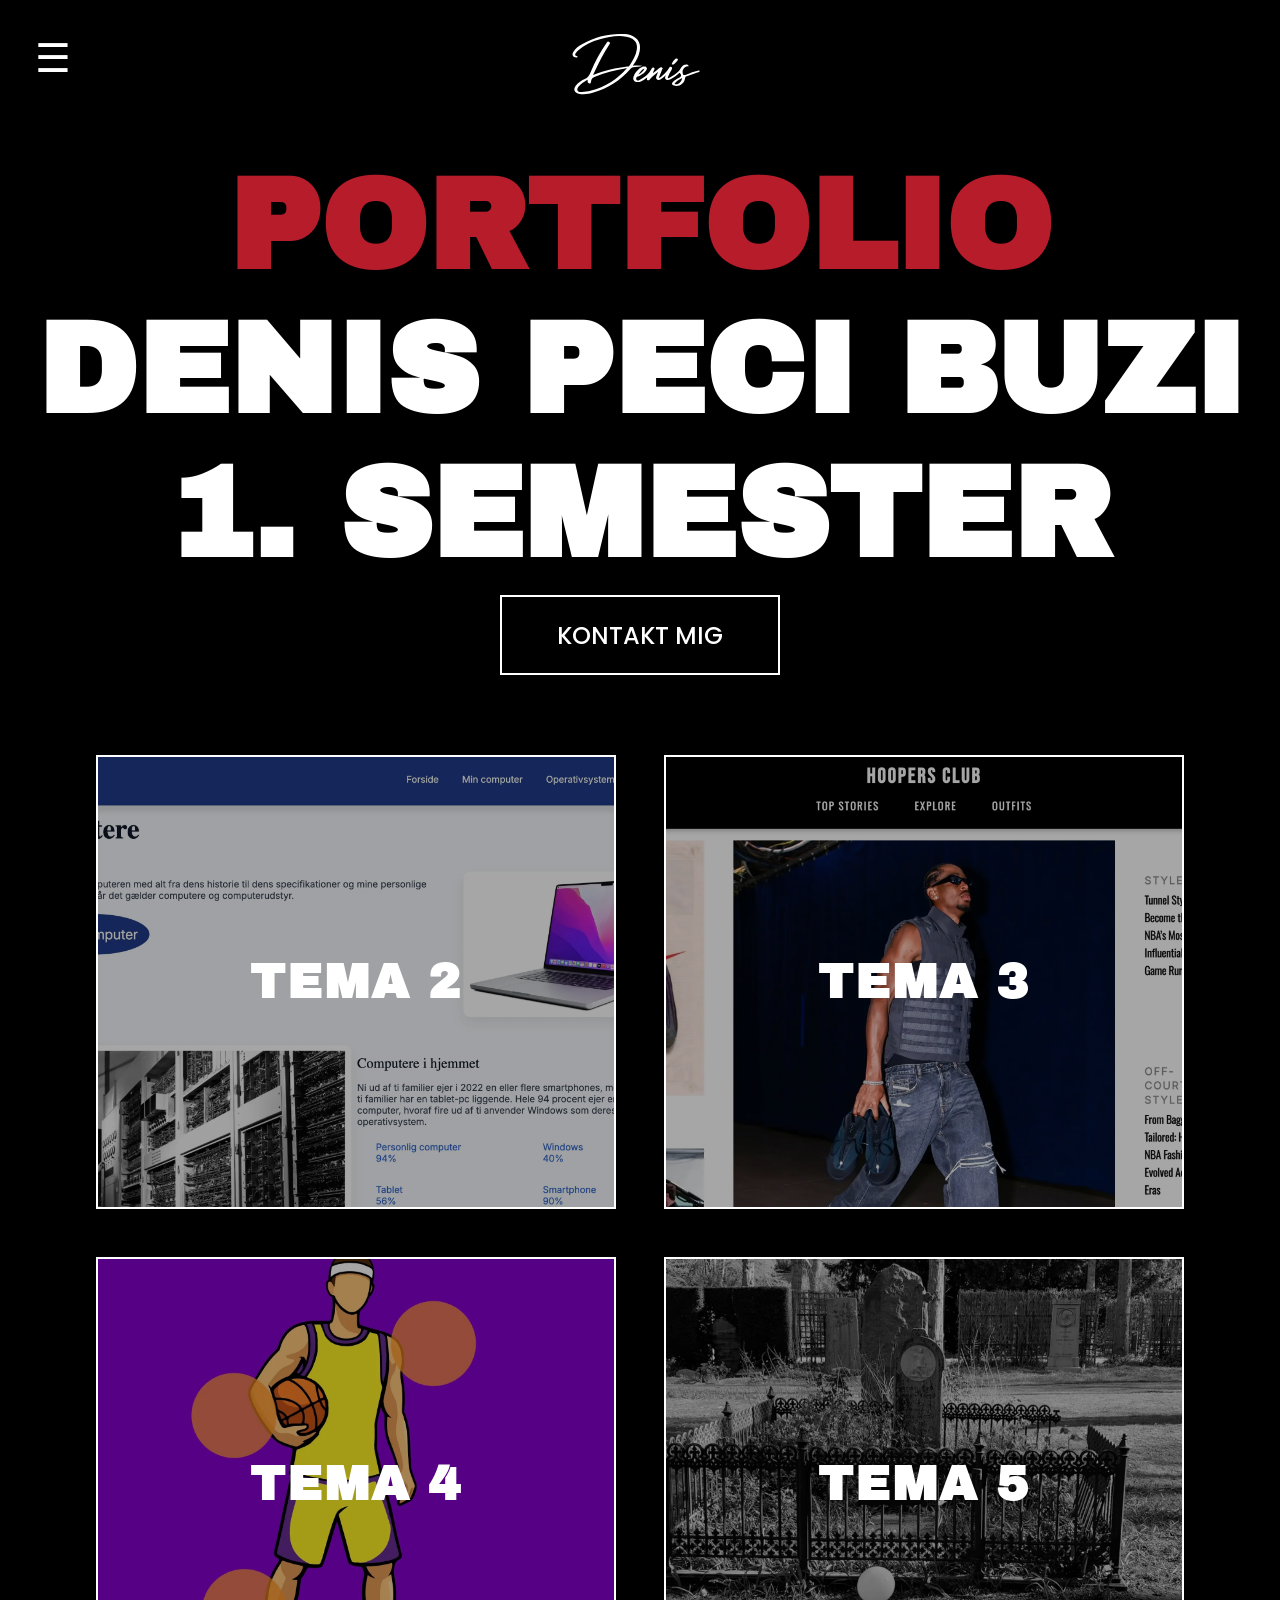
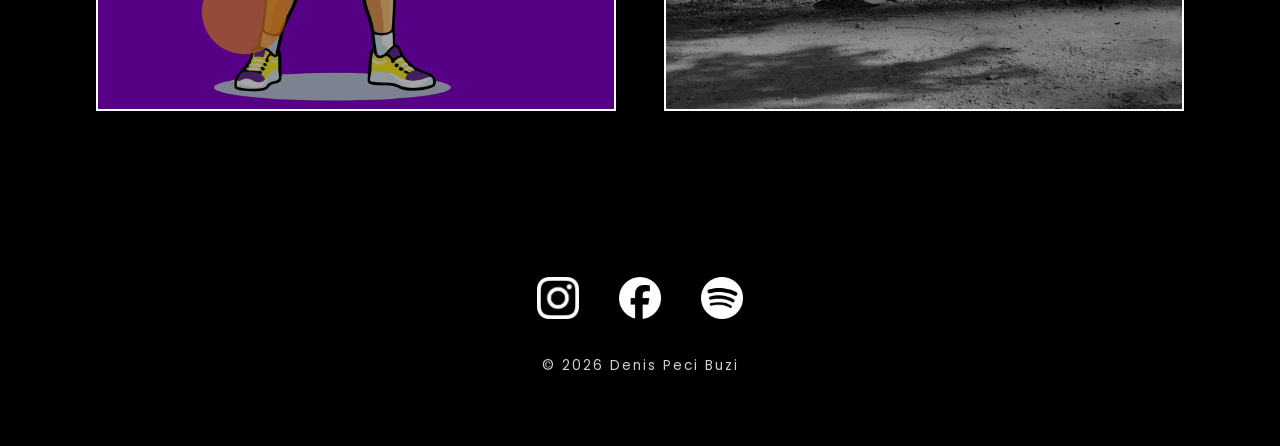
<file: index.html>
<!DOCTYPE html>
<html lang="da">

<head>

    <meta charset="UTF-8">
    <meta name="viewport" content="width=device-width, initial-scale=1.0">

    <title>Forside</title>

    <link rel="stylesheet" href="headerfooter.css">
    <link rel="stylesheet" href="style.css">
    <link rel="stylesheet" href="indexlayout.css">

    <!-- fonts -->
    <link href="https://fonts.googleapis.com/css2?family=Archivo+Black&display=swap" rel="stylesheet">
    <link
        href="https://fonts.googleapis.com/css2?family=Poppins:ital,wght@0,100;0,200;0,300;0,400;0,500;0,600;0,700;0,800;0,900;1,100;1,200;1,300;1,400;1,500;1,600;1,700;1,800;1,900&display=swap"
        rel="stylesheet">

</head>

<body>

    <!-- HEADER -->
    <header>
        <a href="index.html" class="logo-link">
            <img src="portfoliologo.svg" alt="Denis logo" class="logo">
        </a>

        <div class="burger-icon" id="burgerBtn">
            ☰
        </div>

    </header>


    <!-- BURGER MENU -->

    <nav class="burger-menu" id="burgerMenu">

        <div class="close-btn" id="closeBtn">
            ✕
        </div>

        <ul>
            <li><a href="ommig.html">Om mig</a></li>
            <li><a href="kontakt.html">Kontakt</a></li>
            <li><a href="t2.html">TEMA 2</a></li>
            <li><a href="t3.html">TEMA 3</a></li>
            <li><a href="t4.html">TEMA 4</a></li>
            <li><a href="t5.html">TEMA 5</a></li>

        </ul>

    </nav>

    <main class="forside">

        <h2 class="portfolio-title">
            PORTFOLIO
        </h2>

        <h3 class="name-title">
            DENIS PECI BUZI
        </h3>

        <h4 class="semester-title">
            1. SEMESTER
        </h4>
        <section class="knapkontakt">
            <a href="kontakt.html" class="contact-button">
                KONTAKT MIG
            </a>
        </section>

        <section class="showcase-grid_1-1">

            <a href="t2.html" class="show-card">

                <img src="imgs/t2b1.webp" alt="Tema 2">

                <div class="card-text">
                    <h2>TEMA 2</h2>
                </div>

            </a>

            <a href="t3.html" class="show-card">

                <img src="imgs/t3b1.webp" alt="Tema 3">

                <div class="card-text">
                    <h2>TEMA 3</h2>
                </div>

            </a>

            <a href="t4.html" class="show-card">

                <img src="imgs/t4b1.webp" alt="Tema 4">

                <div class="card-text">
                    <h2>TEMA 4</h2>
                </div>

            </a>

            <a href="t5.html" class="show-card">

                <img src="imgs/t5b1.webp" alt="Tema 5">

                <div class="card-text">
                    <h2>TEMA 5</h2>
                </div>

            </a>

        </section>
    </main>
    <!-- FOOTER -->

    <footer>

        <div class="footer-socials">

            <a href="#">
                <img src="favikoner/igfav.webp" alt="">
            </a>

            <a href="#">
                <img src="favikoner/fbookfav.webp" alt="">
            </a>

            <a href="#">
                <img src="favikoner/spotifyfav.webp" alt="">
            </a>

        </div>

        <p class="footer-copy">

            © 2026 Denis Peci Buzi

        </p>

    </footer>

    <script src="script.js"></script>

</body>

</html>
</file>
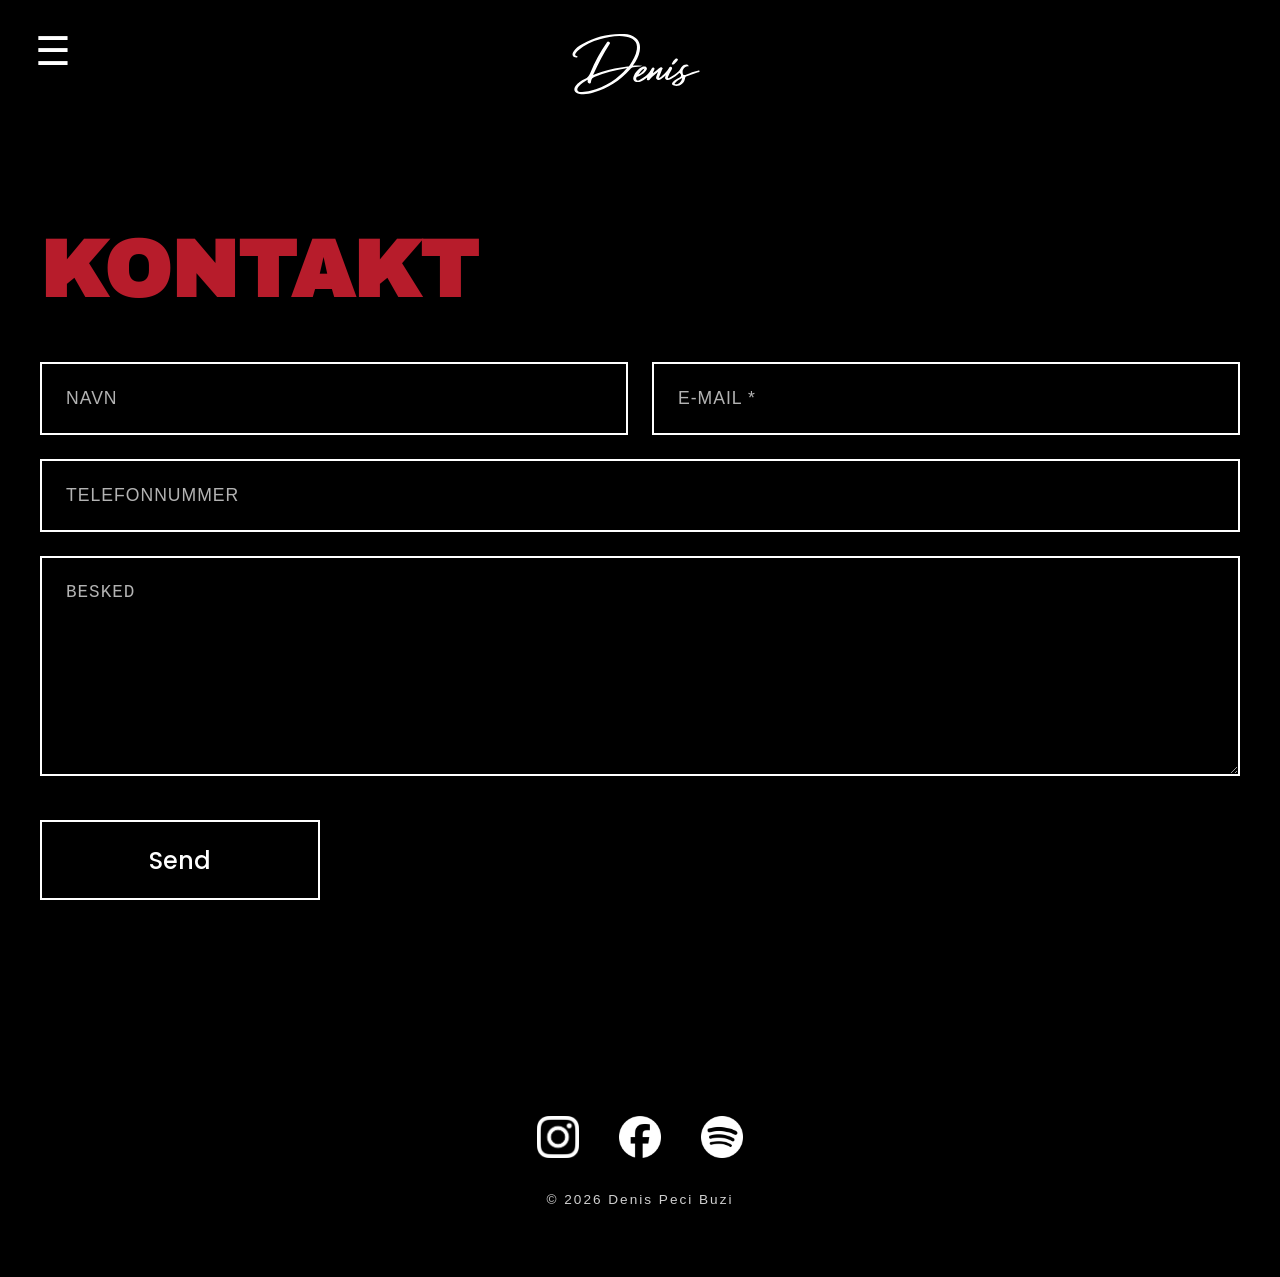
<file: kontakt.html>
<!DOCTYPE html>
<html lang="da">

<head>
    <meta charset="UTF-8">
    <meta name="viewport" content="width=device-width, initial-scale=1.0">

    <!-- Titel i browser-tab -->
    <title>Om mig - Denis Peci Buzi</title>

    <!-- Link til CSS -->
    <link rel="stylesheet" href="style.css">
    <link rel="stylesheet" href="ommiglayout.css">
    <link rel="stylesheet" href="headerfooter.css">
    <link rel="stylesheet" href="kontakt.css">

    <!-- fonts -->
    <link href="https://fonts.googleapis.com/css2?family=Archivo+Black&display=swap" rel="stylesheet">
    <link
        href="https://fonts.googleapis.com/css2?family=Poppins:ital,wght@0,100;0,200;0,300;0,400;0,500;0,600;0,700;0,800;0,900;1,100;1,200;1,300;1,400;1,500;1,600;1,700;1,800;1,900&display=swap"
        rel="stylesheet">
    <link href="https://fonts.googleapis.com/css2?family=Train+One&display=swap" rel="stylesheet">


</head>

<body>

    <!-- ======================
             HEADER
        ======================= -->

    <!-- HEADER -->
    <header>
        <a href="index.html" class="logo-link">
            <img src="portfoliologo.svg" alt="Denis logo" class="logo">
        </a>

        <div class="burger-icon" id="burgerBtn">
            ☰
        </div>

    </header>


    <!-- ======================
             BURGER MENU
        ======================= -->

    <nav class="burger-menu" id="burgerMenu">

        <!-- Luk knap -->
        <div class="close-btn" id="closeBtn">
            ✕
        </div>

        <!-- Menu links -->
        <ul>

            <li><a href="ommig.html">Om mig</a></li>
            <li><a href="kontakt.html">Kontakt</a></li>
            <li><a href="t2.html">TEMA 2</a></li>
            <li><a href="t3.html">TEMA 3</a></li>
            <li><a href="t4.html">TEMA 4</a></li>
            <li><a href="t5.html">TEMA 5</a></li>

        </ul>

    </nav>

    <!-- ===== MAIN CONTENT ===== -->
    <main>


        <section class="kontakt">
            <div class="container">
                <h2>Kontakt</h2>

                <form class="kontakt_grid">

                    <div class="kontakt_grid_1-1">

                        <div class="form-group">
                            <input type="text" id="name" name="name" placeholder="Navn" required>
                        </div>

                        <div class="form-group">
                            <input type="email" id="email" name="email" placeholder="E-mail *" required>
                        </div>

                    </div>

                    <div class="form-group">
                        <input type="tel" id="phone" name="phone" placeholder="Telefonnummer">
                    </div>

                    <div class="form-group">
                        <textarea id="message" name="message" placeholder="Besked" rows="6" required></textarea>
                    </div>

                    <button type="submit" class="btn">
                        Send
                    </button>

                </form>

            </div>
        </section>
    </main>

    <!-- FOOTER -->

    <footer>

        <div class="footer-socials">

            <a href="#">
                <img src="favikoner/igfav.webp" alt="">
            </a>

            <a href="#">
                <img src="favikoner/fbookfav.webp" alt="">
            </a>

            <a href="#">
                <img src="favikoner/spotifyfav.webp" alt="">
            </a>

        </div>

        <p class="footer-copy">

            © 2026 Denis Peci Buzi

        </p>

    </footer>
    <script src="script.js"></script>
</body>

</html>
</file>
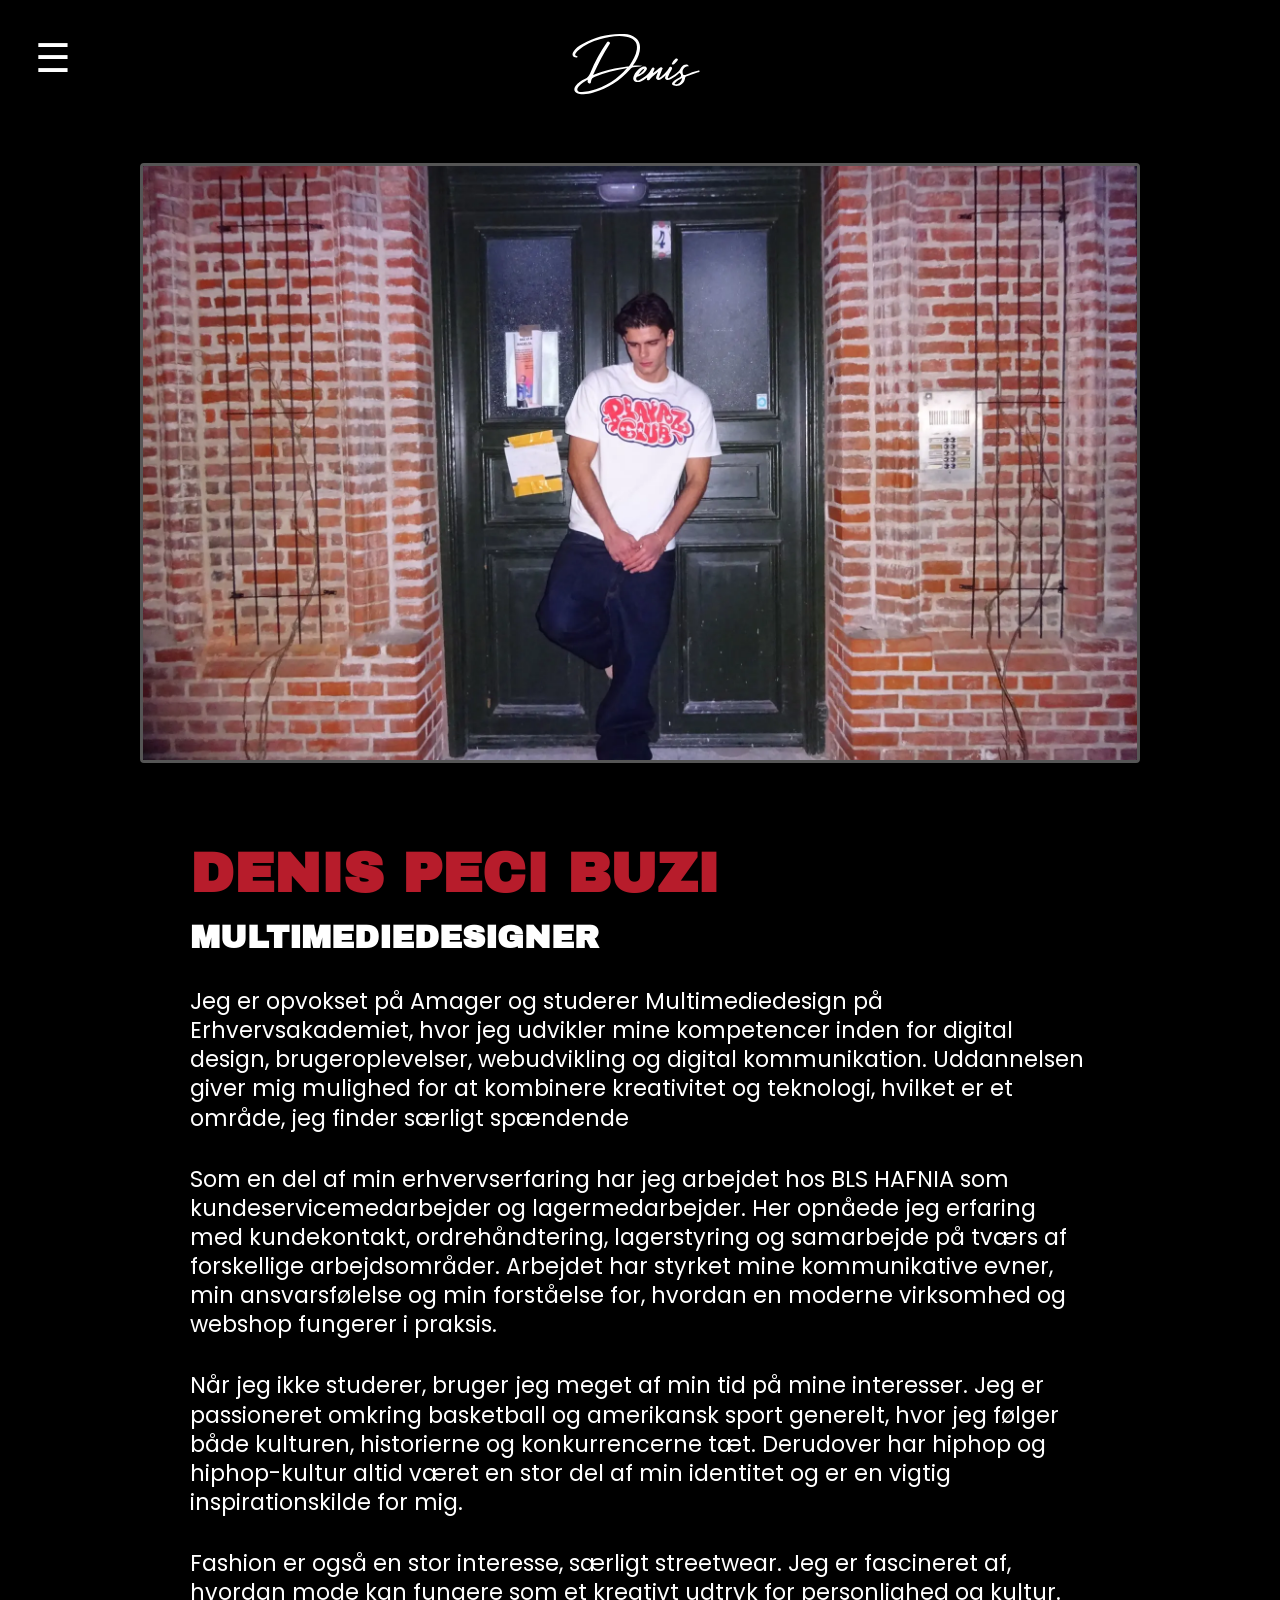
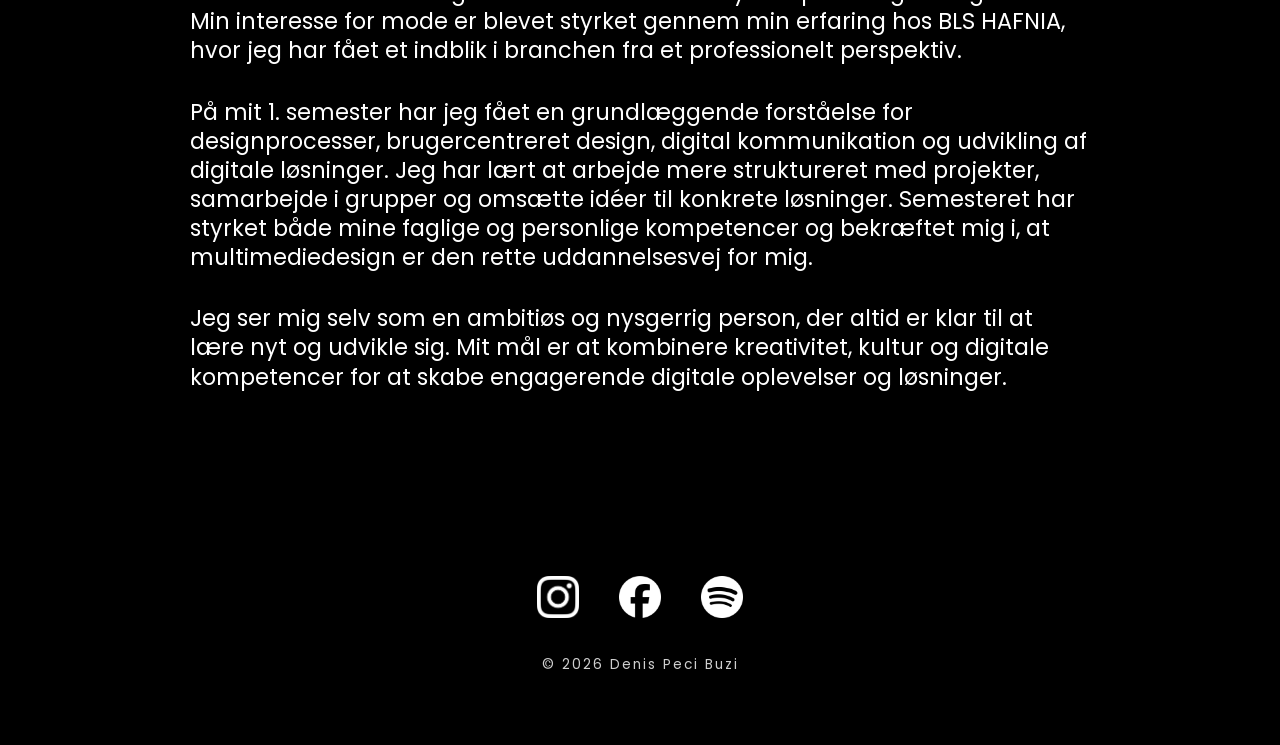
<file: ommig.html>
<!DOCTYPE html>
<html lang="da">

<head>
    <meta charset="UTF-8">
    <meta name="viewport" content="width=device-width, initial-scale=1.0">

    <!-- Titel i browser-tab -->
    <title>Om mig - Denis Peci Buzi</title>

    <!-- Link til CSS -->
    <link rel="stylesheet" href="style.css">
    <link rel="stylesheet" href="ommiglayout.css">
    <link rel="stylesheet" href="headerfooter.css">

    <!-- fonts -->
    <link href="https://fonts.googleapis.com/css2?family=Archivo+Black&display=swap" rel="stylesheet">
    <link
        href="https://fonts.googleapis.com/css2?family=Poppins:ital,wght@0,100;0,200;0,300;0,400;0,500;0,600;0,700;0,800;0,900;1,100;1,200;1,300;1,400;1,500;1,600;1,700;1,800;1,900&display=swap"
        rel="stylesheet">
    <link href="https://fonts.googleapis.com/css2?family=Train+One&display=swap" rel="stylesheet">


</head>

<body>

    <!-- ======================
             HEADER
        ======================= -->

    <!-- HEADER -->
    <header>
        <a href="index.html" class="logo-link">
            <img src="portfoliologo.svg" alt="Denis logo" class="logo">
        </a>

        <div class="burger-icon" id="burgerBtn">
            ☰
        </div>

    </header>


    <!-- ======================
             BURGER MENU
        ======================= -->

    <nav class="burger-menu" id="burgerMenu">

        <!-- Luk knap -->
        <div class="close-btn" id="closeBtn">
            ✕
        </div>

        <!-- Menu links -->
        <ul>

            <li><a href="ommig.html">Om mig</a></li>
            <li><a href="kontakt.html">Kontakt</a></li>
            <li><a href="t2.html">TEMA 2</a></li>
            <li><a href="t3.html">TEMA 3</a></li>
            <li><a href="t4.html">TEMA 4</a></li>
            <li><a href="t5.html">TEMA 5</a></li>

        </ul>

    </nav>

    <!-- ===== MAIN CONTENT ===== -->
    <main>

        <!-- Overskrift til sektionen -->
        <section class="ommig_grid_1-1">

            <!-- Billede -->
            <img src="imgs/ommigbillede.webp" alt="Billede af Denis Peci Buzi" class="profile-image">


            <div class="ommig-text">

                <h3>DENIS PECI BUZI</h3>

                <h4>MULTIMEDIEDESIGNER</h4>

                <p>
                    Jeg er opvokset på Amager og studerer Multimediedesign på Erhvervsakademiet, hvor jeg udvikler mine
                    kompetencer inden
                    for digital design, brugeroplevelser, webudvikling og digital kommunikation. Uddannelsen giver mig
                    mulighed for at
                    kombinere kreativitet og teknologi, hvilket er et område, jeg finder særligt spændende
                </p>

                <p>
                    Som en del af min erhvervserfaring har jeg arbejdet hos BLS HAFNIA som kundeservicemedarbejder og
                    lagermedarbejder. Her
                    opnåede jeg erfaring med kundekontakt, ordrehåndtering, lagerstyring og samarbejde på tværs af
                    forskellige
                    arbejdsområder. Arbejdet har styrket mine kommunikative evner, min ansvarsfølelse og min forståelse
                    for, hvordan en
                    moderne virksomhed og webshop fungerer i praksis.
                </p>

                <p>
                    Når jeg ikke studerer, bruger jeg meget af min tid på mine interesser. Jeg er passioneret omkring
                    basketball og
                    amerikansk sport generelt, hvor jeg følger både kulturen, historierne og konkurrencerne tæt.
                    Derudover har hiphop og
                    hiphop-kultur altid været en stor del af min identitet og er en vigtig inspirationskilde for mig.
                </p>

                <p>
                    Fashion er også en stor interesse, særligt streetwear. Jeg er fascineret af, hvordan mode kan
                    fungere som et kreativt
                    udtryk for personlighed og kultur. Min interesse for mode er blevet styrket gennem min erfaring hos
                    BLS HAFNIA, hvor jeg
                    har fået et indblik i branchen fra et professionelt perspektiv.
                </p>

                <p>
                    På mit 1. semester har jeg fået en grundlæggende forståelse for designprocesser, brugercentreret
                    design, digital
                    kommunikation og udvikling af digitale løsninger. Jeg har lært at arbejde mere struktureret med
                    projekter, samarbejde i
                    grupper og omsætte idéer til konkrete løsninger. Semesteret har styrket både mine faglige og
                    personlige kompetencer og
                    bekræftet mig i, at multimediedesign er den rette uddannelsesvej for mig.
                </p>

                <p>
                    Jeg ser mig selv som en ambitiøs og nysgerrig person, der altid er klar til at lære nyt og udvikle
                    sig. Mit mål er at
                    kombinere kreativitet, kultur og digitale kompetencer for at skabe engagerende digitale oplevelser
                    og løsninger.
                </p>

            </div>



        </section>

    </main>

    <!-- FOOTER -->

    <footer>

        <div class="footer-socials">

            <a href="#">
                <img src="favikoner/igfav.webp" alt="">
            </a>

            <a href="#">
                <img src="favikoner/fbookfav.webp" alt="">
            </a>

            <a href="#">
                <img src="favikoner/spotifyfav.webp" alt="">
            </a>

        </div>

        <p class="footer-copy">

            © 2026 Denis Peci Buzi

        </p>

    </footer>
    <script src="script.js"></script>
</body>

</html>
</file>
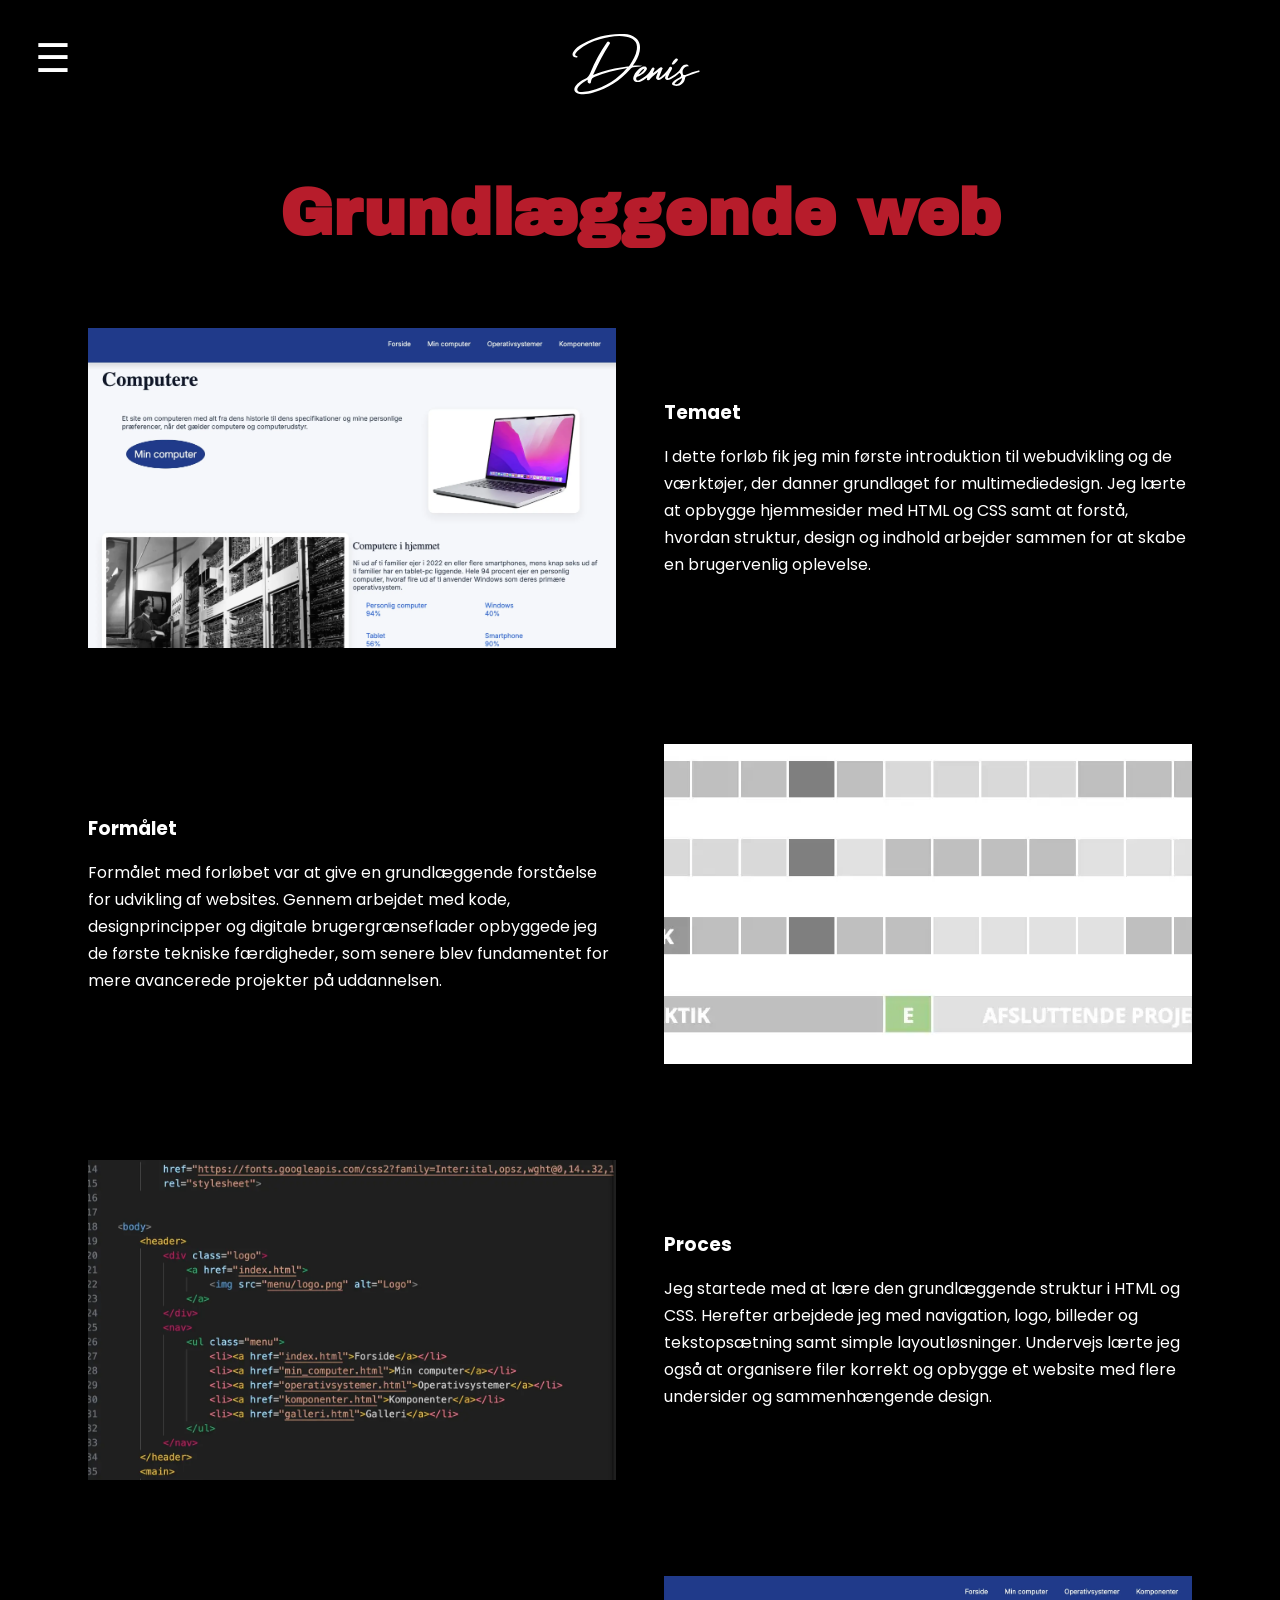
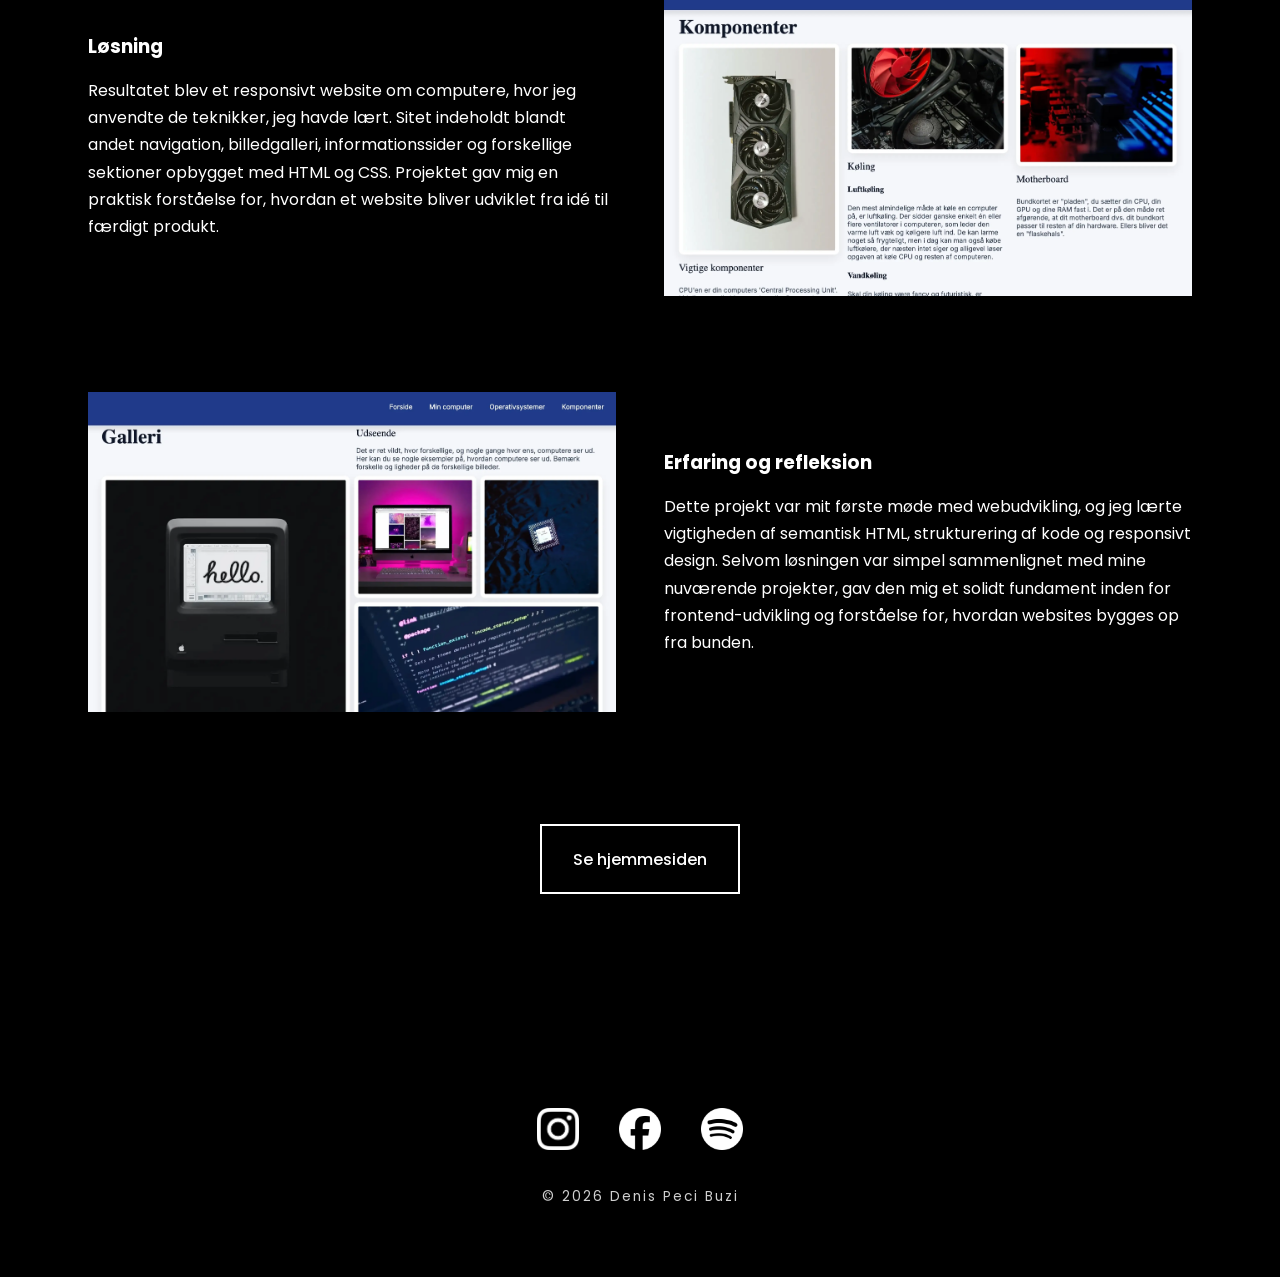
<file: t2.html>
<!DOCTYPE html>
<html lang="da">

<head>
    <meta charset="UTF-8">
    <meta name="viewport" content="width=device-width, initial-scale=1.0">
    <title>Tema 2</title>

    <!-- Samme CSS som før -->
    <link rel="stylesheet" href="headerfooter.css">
    <link rel="stylesheet" href="style.css">
    <link rel="stylesheet" href="temalayout.css">

    <!-- fonts -->
    <link href="https://fonts.googleapis.com/css2?family=Archivo+Black&display=swap" rel="stylesheet">
    <link
        href="https://fonts.googleapis.com/css2?family=Poppins:ital,wght@0,100;0,200;0,300;0,400;0,500;0,600;0,700;0,800;0,900;1,100;1,200;1,300;1,400;1,500;1,600;1,700;1,800;1,900&display=swap"
        rel="stylesheet">
    <link href="https://fonts.googleapis.com/css2?family=Train+One&display=swap" rel="stylesheet">


</head>

<body>

    <!-- ======================
                 HEADER
            ======================= -->

    <!-- HEADER -->
    <header>
        <a href="index.html" class="logo-link">
            <img src="portfoliologo.svg" alt="Denis logo" class="logo">
        </a>

        <div class="burger-icon" id="burgerBtn">
            ☰
        </div>

    </header>


    <!-- ======================
                 BURGER MENU
            ======================= -->

    <nav class="burger-menu" id="burgerMenu">

        <!-- Luk knap -->
        <div class="close-btn" id="closeBtn">
            ✕
        </div>

        <!-- Menu links -->
        <ul>

            <li><a href="ommig.html">Om mig</a></li>
            <li><a href="kontakt.html">Kontakt</a></li>
            <li><a href="t2.html">TEMA 2</a></li>
            <li><a href="t3.html">TEMA 3</a></li>
            <li><a href="t4.html">TEMA 4</a></li>
            <li><a href="t5.html">TEMA 5</a></li>

        </ul>

    </nav>

    <!-- ===== MAIN CONTENT ===== -->
    <main>
        <h2 class="page-title">Grundlæggende web</h2>

        <section class="tema_grid_1-1">

            <img src="imgs/t2b1.webp" alt="Projekt 1" class="tema-image">

            <div class="project-text">

                <h3>Temaet</h3>

                <p>
                    I dette forløb fik jeg min første introduktion til webudvikling og de værktøjer,
                    der danner grundlaget for multimediedesign. Jeg lærte at opbygge hjemmesider
                    med HTML og CSS samt at forstå, hvordan struktur, design og indhold arbejder
                    sammen for at skabe en brugervenlig oplevelse.
                </p>

            </div>

        </section>

        <section class="temareverse_grid_1-1">

            <img src="imgs/t2-b10.webp" alt="Projekt 2" class="tema-image">

            <div class="project-text">

                <h3>Formålet</h3>

                <p>
                    Formålet med forløbet var at give en grundlæggende forståelse for udvikling af
                    websites. Gennem arbejdet med kode, designprincipper og digitale
                    brugergrænseflader opbyggede jeg de første tekniske færdigheder, som senere
                    blev fundamentet for mere avancerede projekter på uddannelsen.
                </p>

            </div>

        </section>

        <section class="tema_grid_1-1">

            <img src="imgs/t2-kode.webp" alt="Projekt 3" class="tema-image">

            <div class="project-text">

                <h3>Proces</h3>

                <p>
                    Jeg startede med at lære den grundlæggende struktur i HTML og CSS. Herefter
                    arbejdede jeg med navigation, logo, billeder og tekstopsætning samt simple
                    layoutløsninger. Undervejs lærte jeg også at organisere filer korrekt og
                    opbygge et website med flere undersider og sammenhængende design.
                </p>

            </div>

        </section>

        <section class="temareverse_grid_1-1">

            <img src="imgs/t2-bkomp.webp" alt="Projekt 4" class="tema-image">

            <div class="project-text">

                <h3>Løsning</h3>

                <p>
                    Resultatet blev et responsivt website om computere, hvor jeg anvendte de
                    teknikker, jeg havde lært. Sitet indeholdt blandt andet navigation,
                    billedgalleri, informationssider og forskellige sektioner opbygget med HTML
                    og CSS. Projektet gav mig en praktisk forståelse for, hvordan et website
                    bliver udviklet fra idé til færdigt produkt.
                </p>

            </div>

        </section>

        <section class="tema_grid_1-1">

            <img src="imgs/t2-gal.webp" alt="Projekt 5" class="tema-image">

            <div class="project-text">

                <h3>Erfaring og refleksion</h3>

                <p>
                    Dette projekt var mit første møde med webudvikling, og jeg lærte vigtigheden
                    af semantisk HTML, strukturering af kode og responsivt design. Selvom
                    løsningen var simpel sammenlignet med mine nuværende projekter, gav den mig et
                    solidt fundament inden for frontend-udvikling og forståelse for, hvordan
                    websites bygges op fra bunden.
                </p>

            </div>

        </section>

        <section class="tema-knap">
            <a href="https://denz019.github.io/website-v1/" target="_blank" class="projekt-knap">
                Se hjemmesiden
            </a>
        </section>
    </main>

    <!-- FOOTER -->

    <footer>

        <div class="footer-socials">

            <a href="#">
                <img src="favikoner/igfav.webp" alt="">
            </a>

            <a href="#">
                <img src="favikoner/fbookfav.webp" alt="">
            </a>

            <a href="#">
                <img src="favikoner/spotifyfav.webp" alt="">
            </a>

        </div>

        <p class="footer-copy">

            © 2026 Denis Peci Buzi

        </p>

    </footer>

    <script src="script.js"></script>

</body>

</html>
</file>
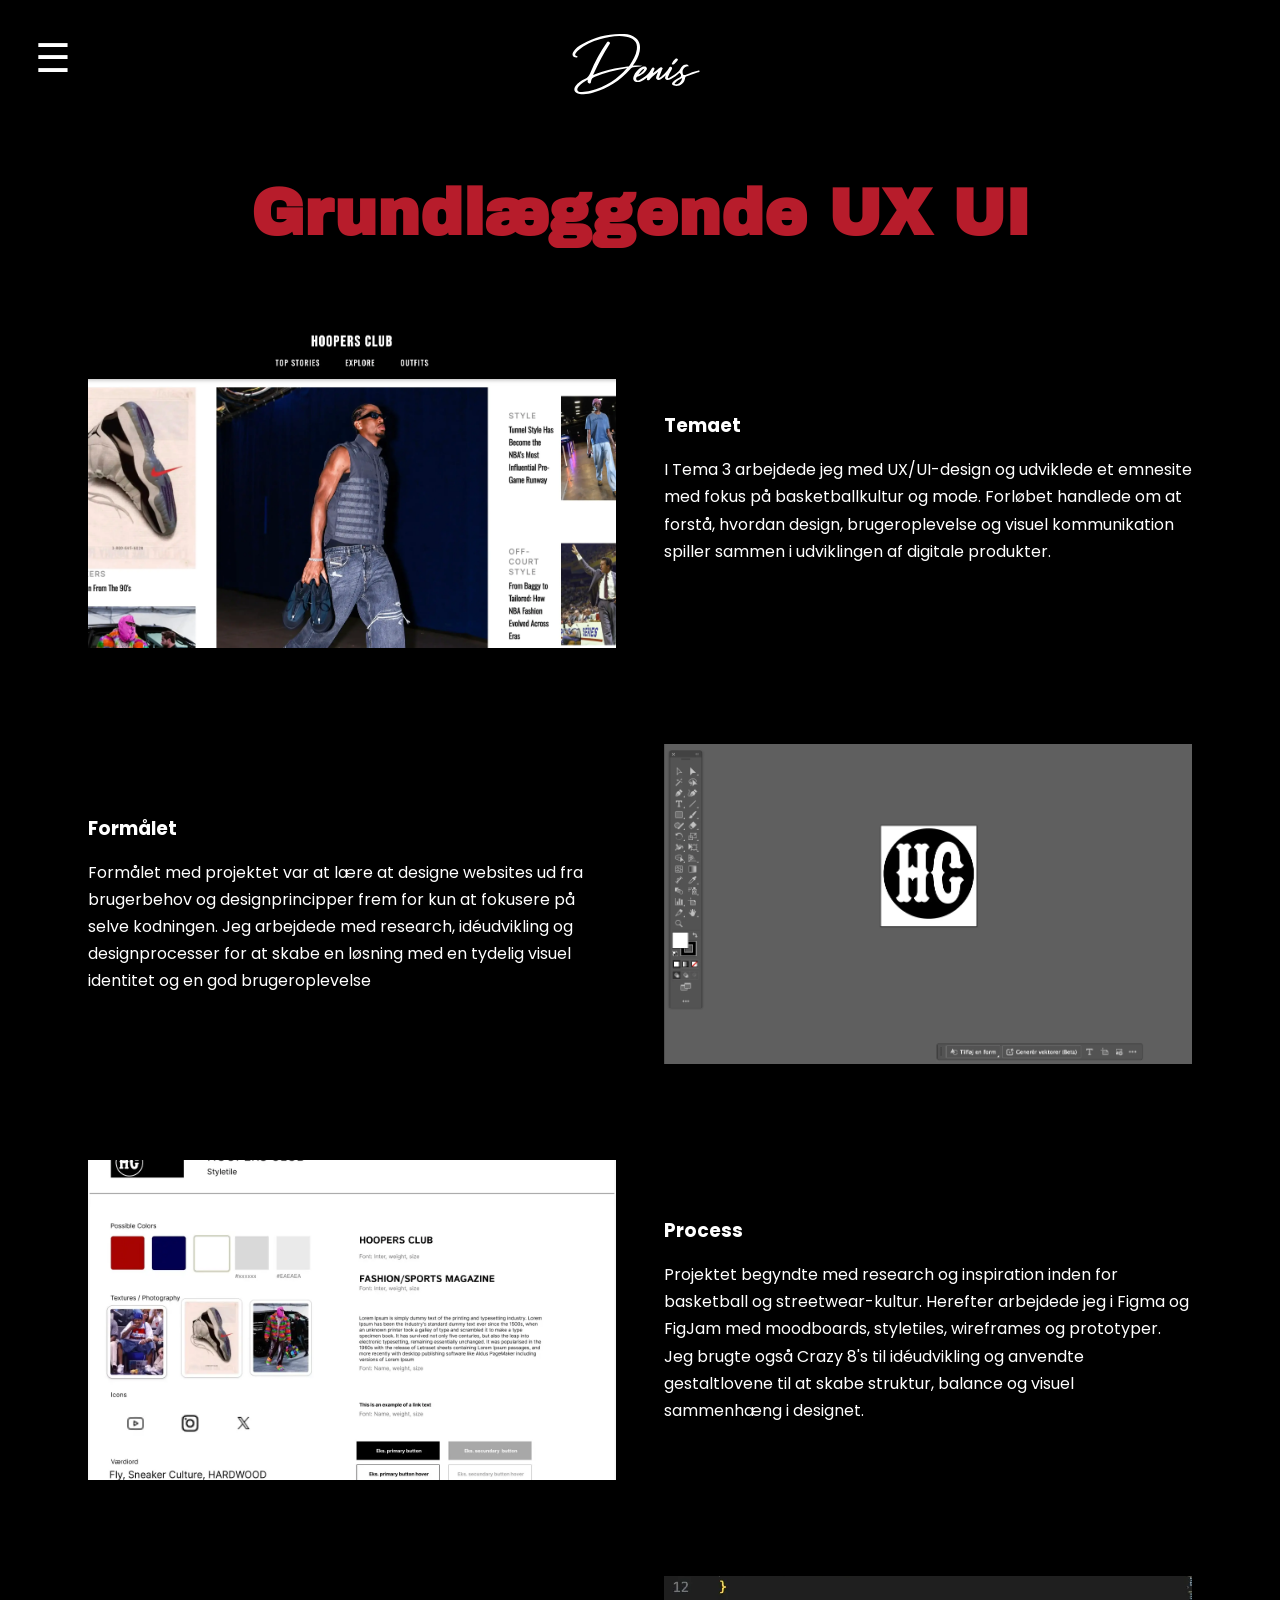
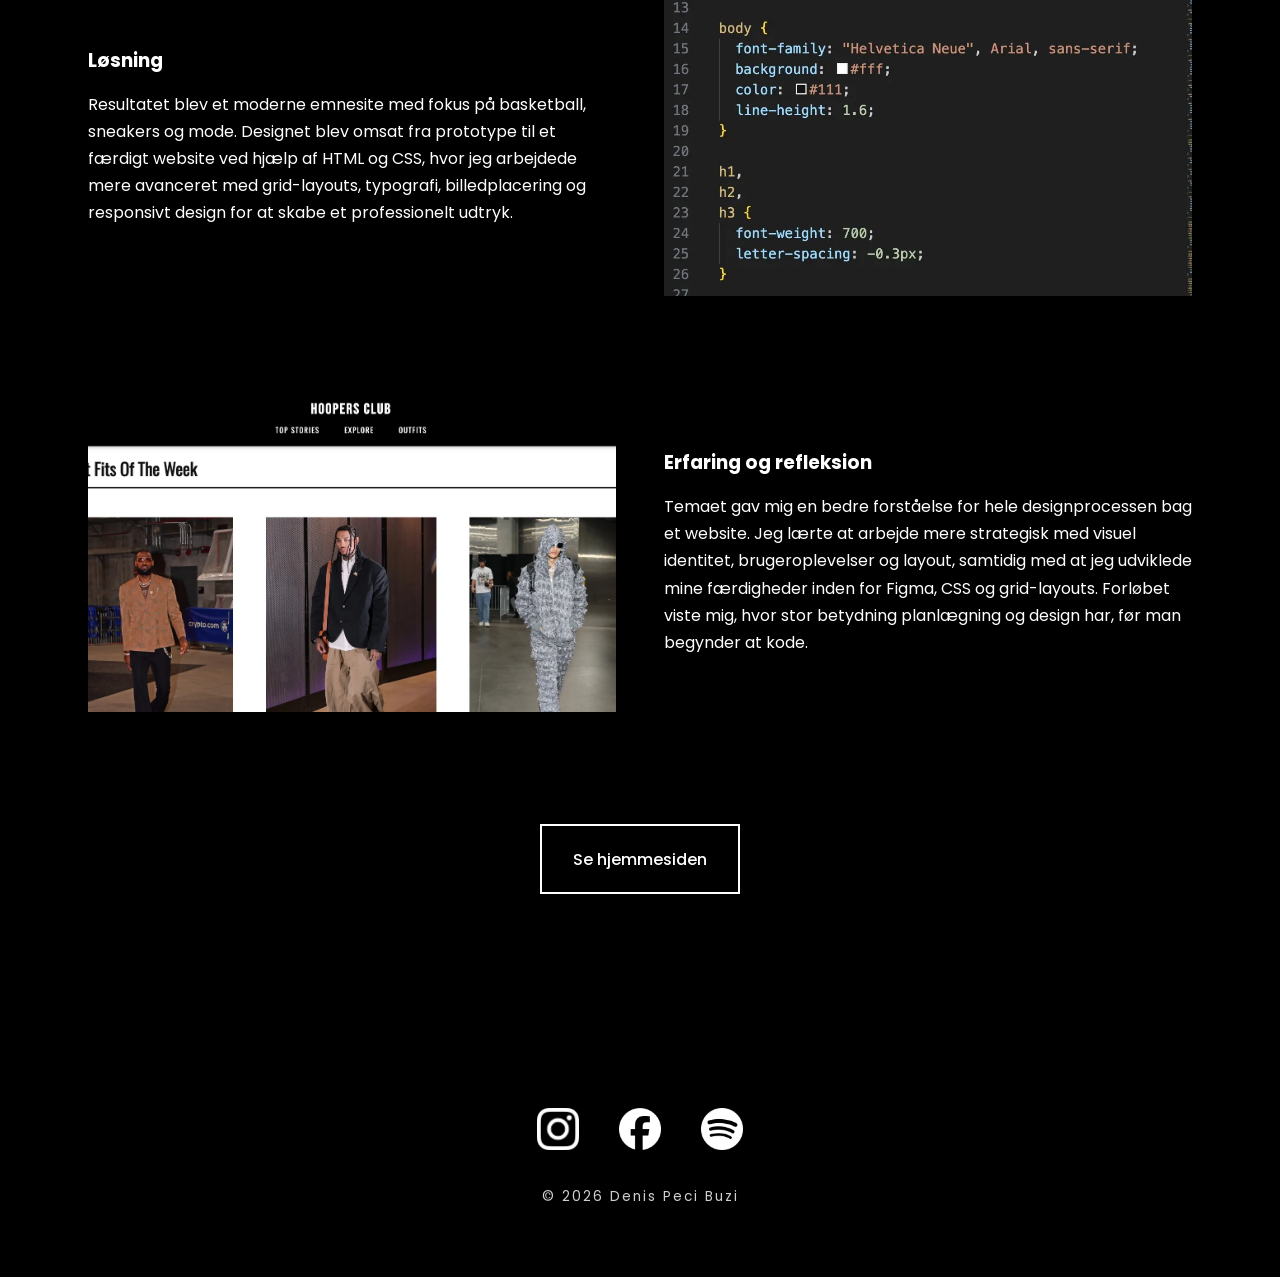
<file: t3.html>
<!DOCTYPE html>
<html lang="da">

<head>
    <meta charset="UTF-8">
    <meta name="viewport" content="width=device-width, initial-scale=1.0">
    <title>Tema 3</title>

    <!-- Samme CSS som før -->
    <link rel="stylesheet" href="headerfooter.css">
    <link rel="stylesheet" href="style.css">
    <link rel="stylesheet" href="temalayout.css">

    <!-- fonts -->
    <link href="https://fonts.googleapis.com/css2?family=Archivo+Black&display=swap" rel="stylesheet">
    <link
        href="https://fonts.googleapis.com/css2?family=Poppins:ital,wght@0,100;0,200;0,300;0,400;0,500;0,600;0,700;0,800;0,900;1,100;1,200;1,300;1,400;1,500;1,600;1,700;1,800;1,900&display=swap"
        rel="stylesheet">
    <link href="https://fonts.googleapis.com/css2?family=Train+One&display=swap" rel="stylesheet">


</head>

<body>

    <!-- ======================
                 HEADER
            ======================= -->
    <!-- HEADER -->
    <header>
        <a href="index.html" class="logo-link">
            <img src="portfoliologo.svg" alt="Denis logo" class="logo">
        </a>

        <div class="burger-icon" id="burgerBtn">
            ☰
        </div>

    </header>


    <!-- ======================
                 BURGER MENU
            ======================= -->

    <nav class="burger-menu" id="burgerMenu">

        <!-- Luk knap -->
        <div class="close-btn" id="closeBtn">
            ✕
        </div>

        <!-- Menu links -->
        <ul>

            <li><a href="ommig.html">Om mig</a></li>
            <li><a href="kontakt.html">Kontakt</a></li>
            <li><a href="t2.html">TEMA 2</a></li>
            <li><a href="t3.html">TEMA 3</a></li>
            <li><a href="t4.html">TEMA 4</a></li>
            <li><a href="t5.html">TEMA 5</a></li>

        </ul>

    </nav>
    <!-- ===== MAIN CONTENT ===== -->


    <main>
        <h2 class="page-title">Grundlæggende UX UI</h2>

        <!-- ======================
                 PROJEKT 1
            ======================= -->

        <section class="tema_grid_1-1">

            <!-- Billede -->
            <img src="imgs/t3b1.webp" alt="Projekt 1" class="tema-image">

            <!-- Tekst -->
            <div class="project-text">

                <h3>Temaet</h3>

                <p>
                    I Tema 3 arbejdede jeg med UX/UI-design og udviklede et emnesite med fokus på basketballkultur og
                    mode. Forløbet
                    handlede om at forstå, hvordan design, brugeroplevelse og visuel kommunikation spiller sammen i
                    udviklingen af digitale
                    produkter.
                </p>

            </div>

        </section>


        <!-- ======================
                 PROJEKT 2
            ======================= -->

        <section class="temareverse_grid_1-1">

            <img src="imgs/logohoopersclub.webp" alt="Projekt 2" class="tema-image">

            <div class="project-text">

                <h3>Formålet</h3>

                <p>
                    Formålet med projektet var at lære at designe websites ud fra brugerbehov og designprincipper frem
                    for kun at fokusere
                    på selve kodningen. Jeg arbejdede med research, idéudvikling og designprocesser for at skabe en
                    løsning med en tydelig
                    visuel identitet og en god brugeroplevelse
                </p>

            </div>

        </section>


        <!-- ======================
                 PROJEKT 3
            ======================= -->

        <section class="tema_grid_1-1">

            <img src="imgs/hoopersclubstyletile.webp" alt="Projekt 3" class="tema-image">

            <div class="project-text">

                <h3>Process</h3>

                <p>
                    Projektet begyndte med research og inspiration inden for basketball og streetwear-kultur. Herefter
                    arbejdede jeg i Figma
                    og FigJam med moodboards, styletiles, wireframes og prototyper. Jeg brugte også Crazy 8's til
                    idéudvikling og anvendte
                    gestaltlovene til at skabe struktur, balance og visuel sammenhæng i designet.
                </p>

            </div>

        </section>
        <section class="temareverse_grid_1-1">

            <img src="imgs/t3b-code.webp" alt="Projekt 2" class="tema-image">

            <div class="project-text">

                <h3>Løsning</h3>

                <p>
                    Resultatet blev et moderne emnesite med fokus på basketball, sneakers og mode. Designet blev omsat
                    fra prototype til et
                    færdigt website ved hjælp af HTML og CSS, hvor jeg arbejdede mere avanceret med grid-layouts,
                    typografi, billedplacering
                    og responsivt design for at skabe et professionelt udtryk.
                </p>

            </div>

        </section>
        <section class="tema_grid_1-1">

            <!-- Billede -->
            <img src="imgs/t3-gallery.webp" alt="Projekt 1" class="tema-image">

            <!-- Tekst -->
            <div class="project-text">

                <h3>Erfaring og refleksion</h3>

                <p>
                    Temaet gav mig en bedre forståelse for hele designprocessen bag et website. Jeg lærte at arbejde
                    mere strategisk med
                    visuel identitet, brugeroplevelser og layout, samtidig med at jeg udviklede mine færdigheder inden
                    for Figma, CSS og
                    grid-layouts. Forløbet viste mig, hvor stor betydning planlægning og design har, før man begynder at
                    kode.
                </p>

            </div>

        </section>
        <section class="tema-knap">
            <a href="https://denz019.github.io/uxwebt3/" target="_blank" class="projekt-knap">
                Se hjemmesiden
            </a>
        </section>
    </main>
    <!-- FOOTER -->

    <footer>

        <div class="footer-socials">

            <a href="#">
                <img src="favikoner/igfav.webp" alt="">
            </a>

            <a href="#">
                <img src="favikoner/fbookfav.webp" alt="">
            </a>

            <a href="#">
                <img src="favikoner/spotifyfav.webp" alt="">
            </a>

        </div>

        <p class="footer-copy">

            © 2026 Denis Peci Buzi

        </p>

    </footer>
    <script src="script.js"></script>

</body>

</html>
</file>
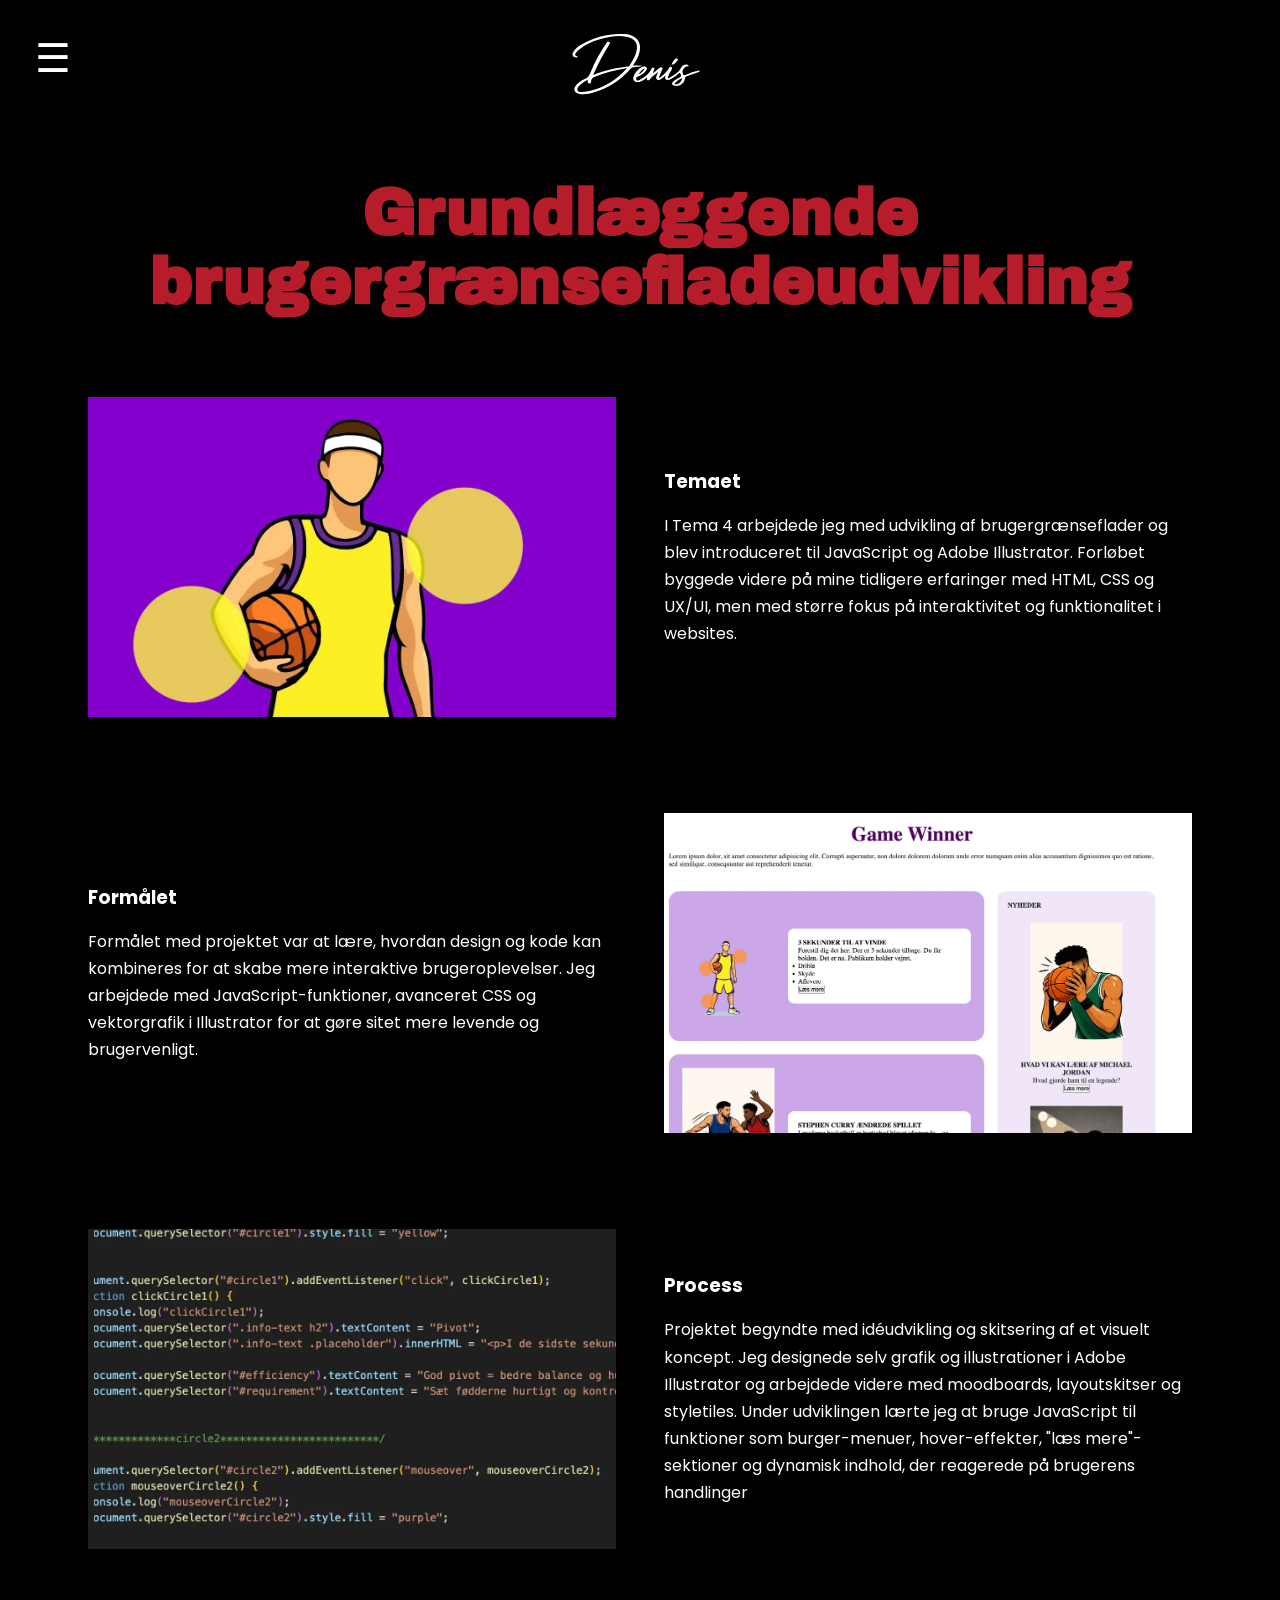
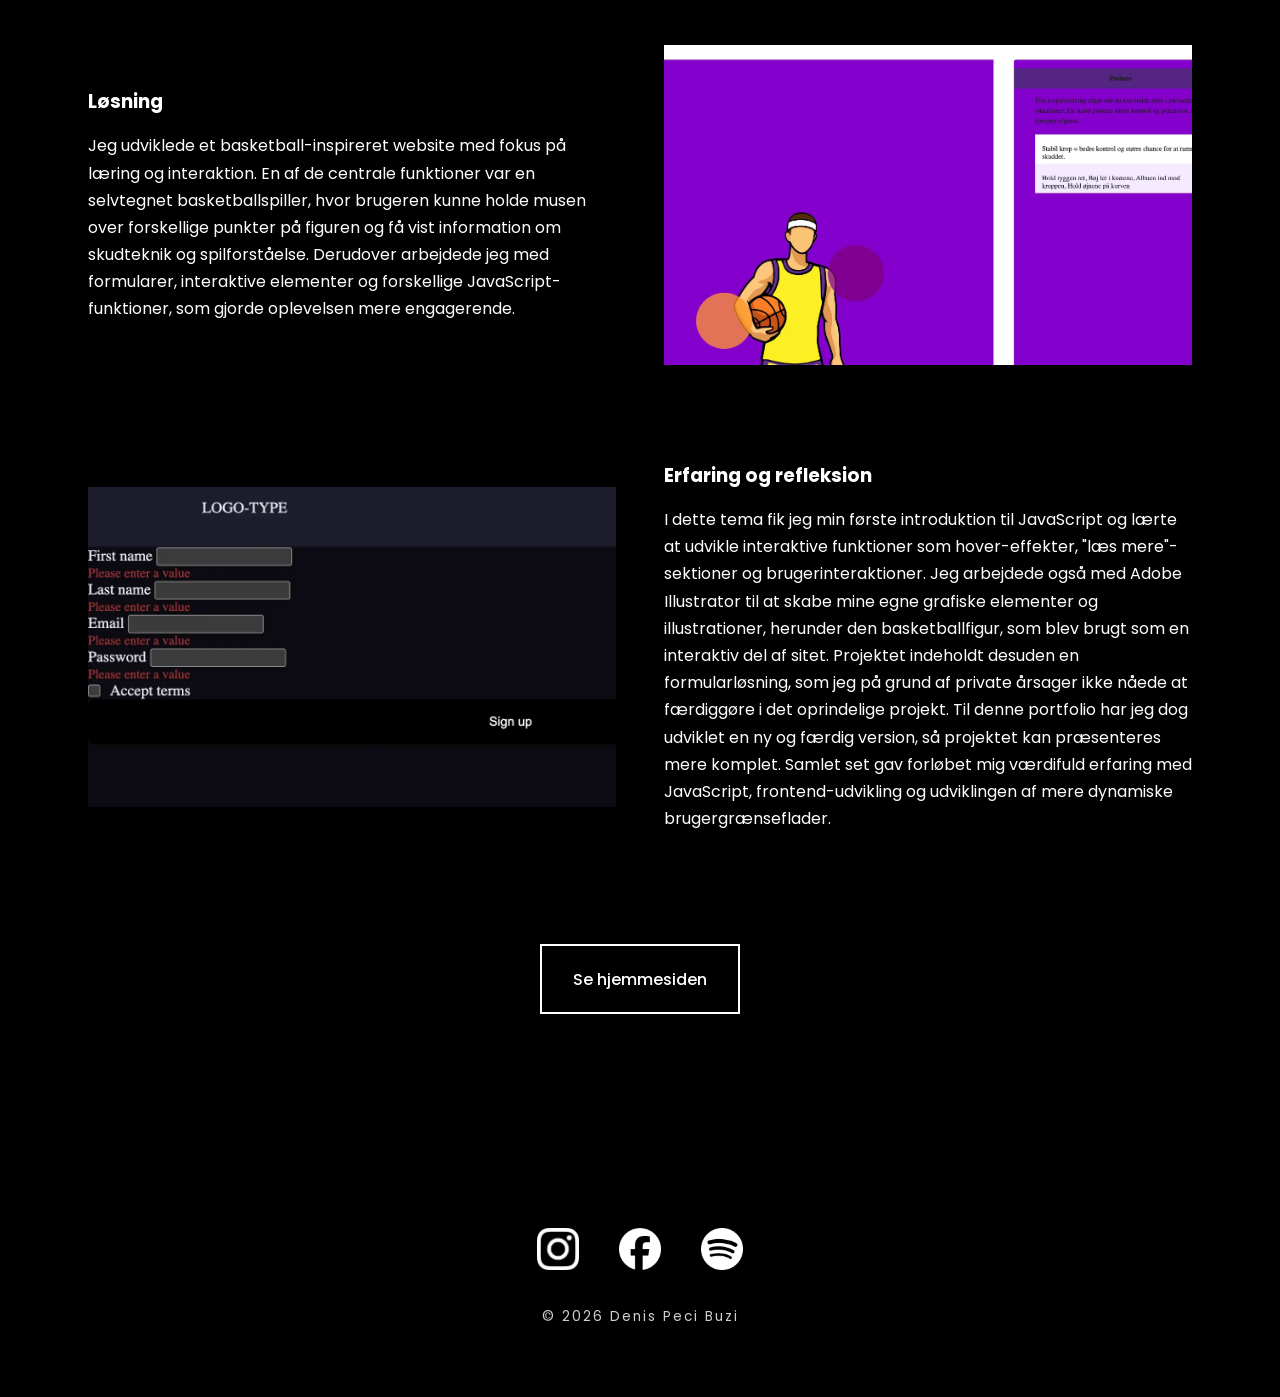
<file: t4.html>
<!DOCTYPE html>
<html lang="da">

<head>
    <meta charset="UTF-8">
    <meta name="viewport" content="width=device-width, initial-scale=1.0">
    <title>Tema 4</title>

    <!-- Samme CSS som før -->
    <link rel="stylesheet" href="headerfooter.css">
    <link rel="stylesheet" href="style.css">
    <link rel="stylesheet" href="temalayout.css">

    <!-- fonts -->
    <link href="https://fonts.googleapis.com/css2?family=Archivo+Black&display=swap" rel="stylesheet">
    <link
        href="https://fonts.googleapis.com/css2?family=Poppins:ital,wght@0,100;0,200;0,300;0,400;0,500;0,600;0,700;0,800;0,900;1,100;1,200;1,300;1,400;1,500;1,600;1,700;1,800;1,900&display=swap"
        rel="stylesheet">
    <link href="https://fonts.googleapis.com/css2?family=Train+One&display=swap" rel="stylesheet">


</head>

<body>

    <!-- HEADER -->
    <header>
        <a href="index.html" class="logo-link">
            <img src="portfoliologo.svg" alt="Denis logo" class="logo">
        </a>

        <div class="burger-icon" id="burgerBtn">
            ☰
        </div>

    </header>



    <!-- ======================
                 BURGER MENU
            ======================= -->

    <nav class="burger-menu" id="burgerMenu">

        <!-- Luk knap -->
        <div class="close-btn" id="closeBtn">
            ✕
        </div>

        <!-- Menu links -->
        <ul>

            <li><a href="ommig.html">Om mig</a></li>
            <li><a href="kontakt.html">Kontakt</a></li>
            <li><a href="t2.html">TEMA 2</a></li>
            <li><a href="t3.html">TEMA 3</a></li>
            <li><a href="t4.html">TEMA 4</a></li>
            <li><a href="t5.html">TEMA 5</a></li>

        </ul>

    </nav>

    <!-- ===== MAIN CONTENT ===== -->


    <main>

        <h2 class="page-title">Grundlæggende brugergrænsefladeudvikling</h2>

        <!-- ======================
                 PROJEKT 1
            ======================= -->

        <section class="tema_grid_1-1">

            <!-- Billede -->
            <img src="imgs/t4-figur.webp" alt="Projekt 1" class="tema-image">

            <!-- Tekst -->
            <div class="project-text">

                <h3>Temaet</h3>

                <p>
                    I Tema 4 arbejdede jeg med udvikling af brugergrænseflader og blev introduceret til JavaScript og
                    Adobe Illustrator.
                    Forløbet byggede videre på mine tidligere erfaringer med HTML, CSS og UX/UI, men med større fokus på
                    interaktivitet og
                    funktionalitet i websites.
                </p>

            </div>

        </section>


        <!-- ======================
                 PROJEKT 2
            ======================= -->

        <section class="temareverse_grid_1-1">

            <img src="imgs/t4-forside.webp" alt="Projekt 2" class="tema-image">

            <div class="project-text">

                <h3>Formålet</h3>

                <p>
                    Formålet med projektet var at lære, hvordan design og kode kan kombineres for at skabe mere
                    interaktive
                    brugeroplevelser. Jeg arbejdede med JavaScript-funktioner, avanceret CSS og vektorgrafik i
                    Illustrator for at gøre sitet
                    mere levende og brugervenligt.
                </p>

            </div>

        </section>


        <!-- ======================
                 PROJEKT 3
            ======================= -->

        <section class="tema_grid_1-1">

            <img src="imgs/t4-code.webp" alt="Projekt 3" class="tema-image">

            <div class="project-text">

                <h3>Process</h3>

                <p>
                    Projektet begyndte med idéudvikling og skitsering af et visuelt koncept. Jeg designede selv grafik
                    og illustrationer i
                    Adobe Illustrator og arbejdede videre med moodboards, layoutskitser og styletiles. Under udviklingen
                    lærte jeg at bruge
                    JavaScript til funktioner som burger-menuer, hover-effekter, "læs mere"-sektioner og dynamisk
                    indhold, der reagerede på
                    brugerens handlinger
                </p>

            </div>

        </section>
        <section class="temareverse_grid_1-1">

            <img src="imgs/t4-game.webp" alt="Projekt 2" class="tema-image">

            <div class="project-text">

                <h3>Løsning</h3>

                <p>
                    Jeg udviklede et basketball-inspireret website med fokus på læring og interaktion. En af de centrale
                    funktioner var en
                    selvtegnet basketballspiller, hvor brugeren kunne holde musen over forskellige punkter på figuren og
                    få vist information
                    om skudteknik og spilforståelse. Derudover arbejdede jeg med formularer, interaktive elementer og
                    forskellige
                    JavaScript-funktioner, som gjorde oplevelsen mere engagerende.
                </p>

            </div>

        </section>
        <section class="tema_grid_1-1">

            <!-- Billede -->
            <img src="imgs/t4b-signup.webp" alt="Projekt 1" class="tema-image">

            <!-- Tekst -->
            <div class="project-text">

                <h3>Erfaring og refleksion</h3>

                <p>
                    I dette tema fik jeg min første introduktion til JavaScript og lærte at udvikle interaktive
                    funktioner som
                    hover-effekter, "læs mere"-sektioner og brugerinteraktioner. Jeg arbejdede også med Adobe
                    Illustrator til at skabe mine
                    egne grafiske elementer og illustrationer, herunder den basketballfigur, som blev brugt som en
                    interaktiv del af sitet.
                    Projektet indeholdt desuden en formularløsning, som jeg på grund af private årsager ikke nåede at
                    færdiggøre i det
                    oprindelige projekt. Til denne portfolio har jeg dog udviklet en ny og færdig version, så projektet
                    kan præsenteres mere
                    komplet. Samlet set gav forløbet mig værdifuld erfaring med JavaScript, frontend-udvikling og
                    udviklingen af mere
                    dynamiske brugergrænseflader.
                </p>

            </div>

        </section>
        <section class="tema-knap">
            <a href="https://denz019.github.io/t4site/index.html" target="_blank" class="projekt-knap">
                Se hjemmesiden
            </a>
        </section>
    </main>
    <!-- FOOTER -->

    <footer>

        <div class="footer-socials">

            <a href="#">
                <img src="favikoner/igfav.webp" alt="">
            </a>

            <a href="#">
                <img src="favikoner/fbookfav.webp" alt="">
            </a>

            <a href="#">
                <img src="favikoner/spotifyfav.webp" alt="">
            </a>

        </div>

        <p class="footer-copy">

            © 2026 Denis Peci Buzi

        </p>

    </footer>
    <script src="script.js"></script>
</body>

</html>
</file>
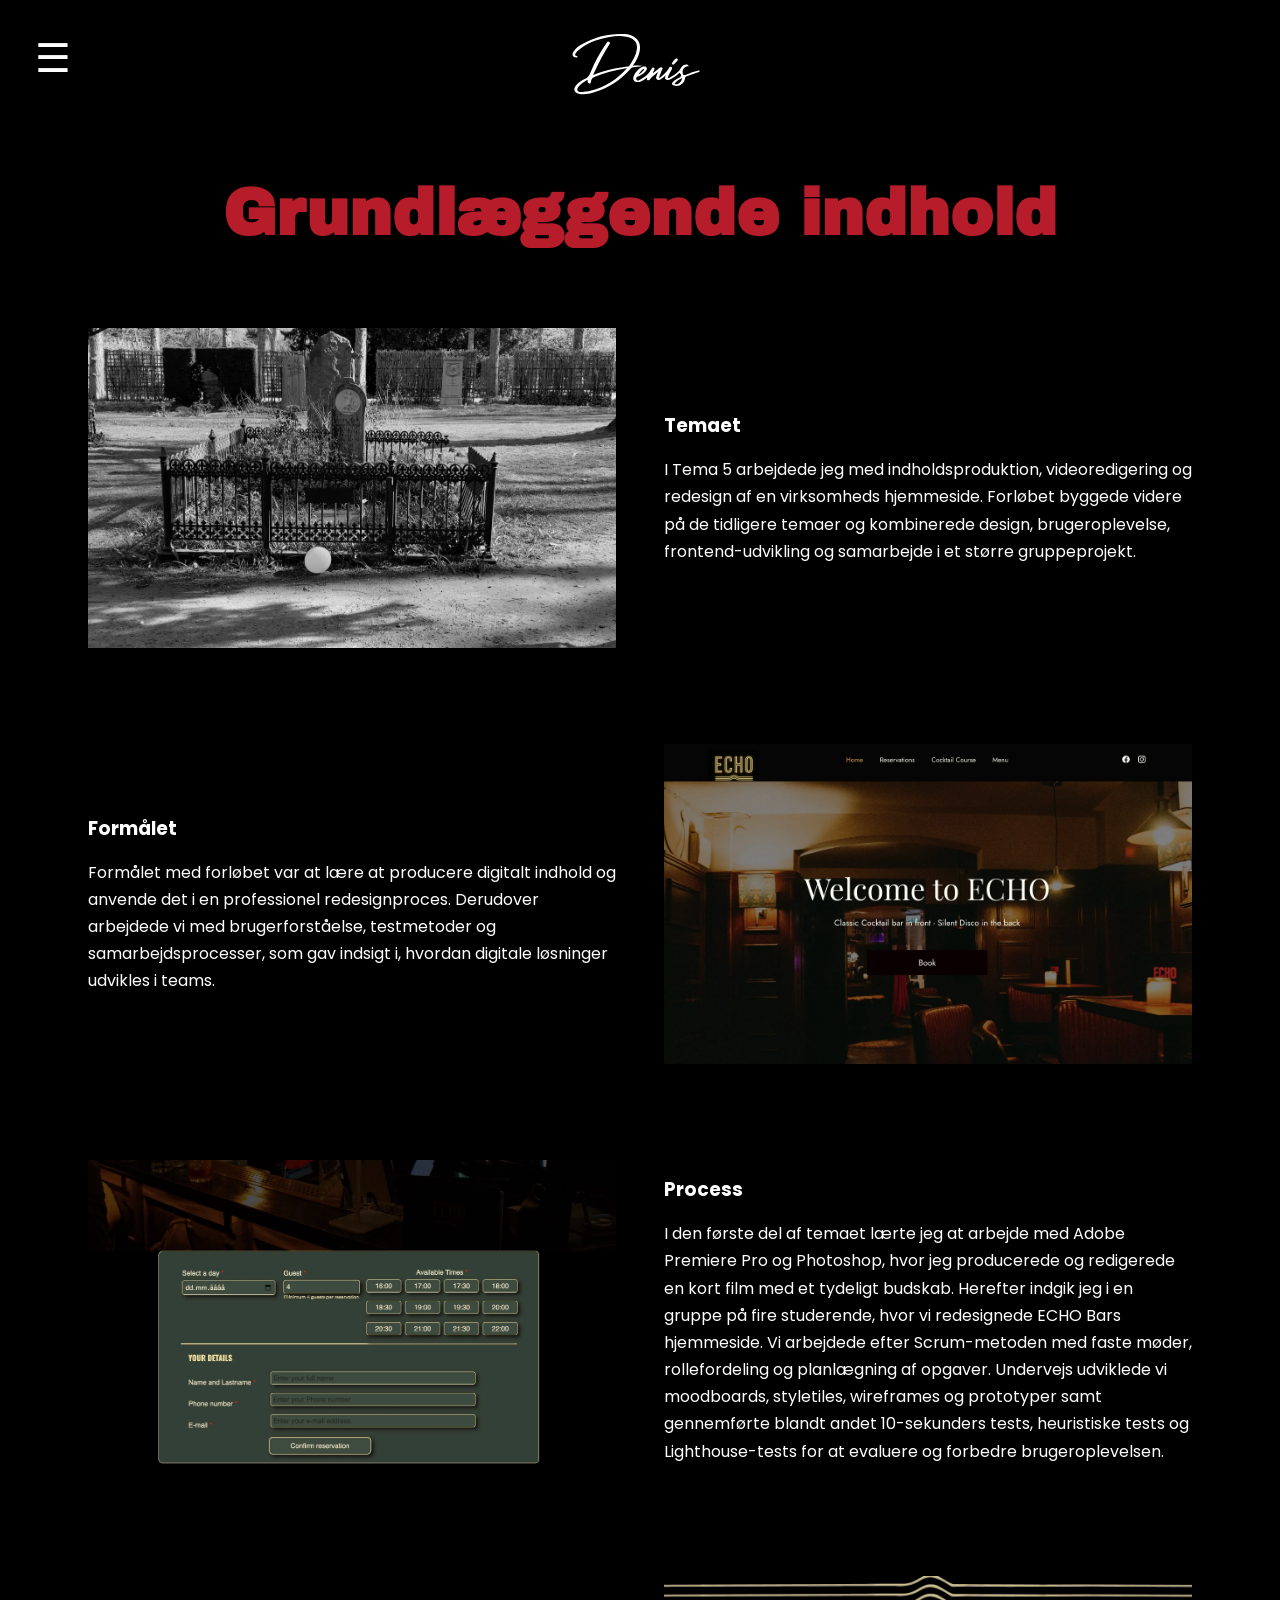
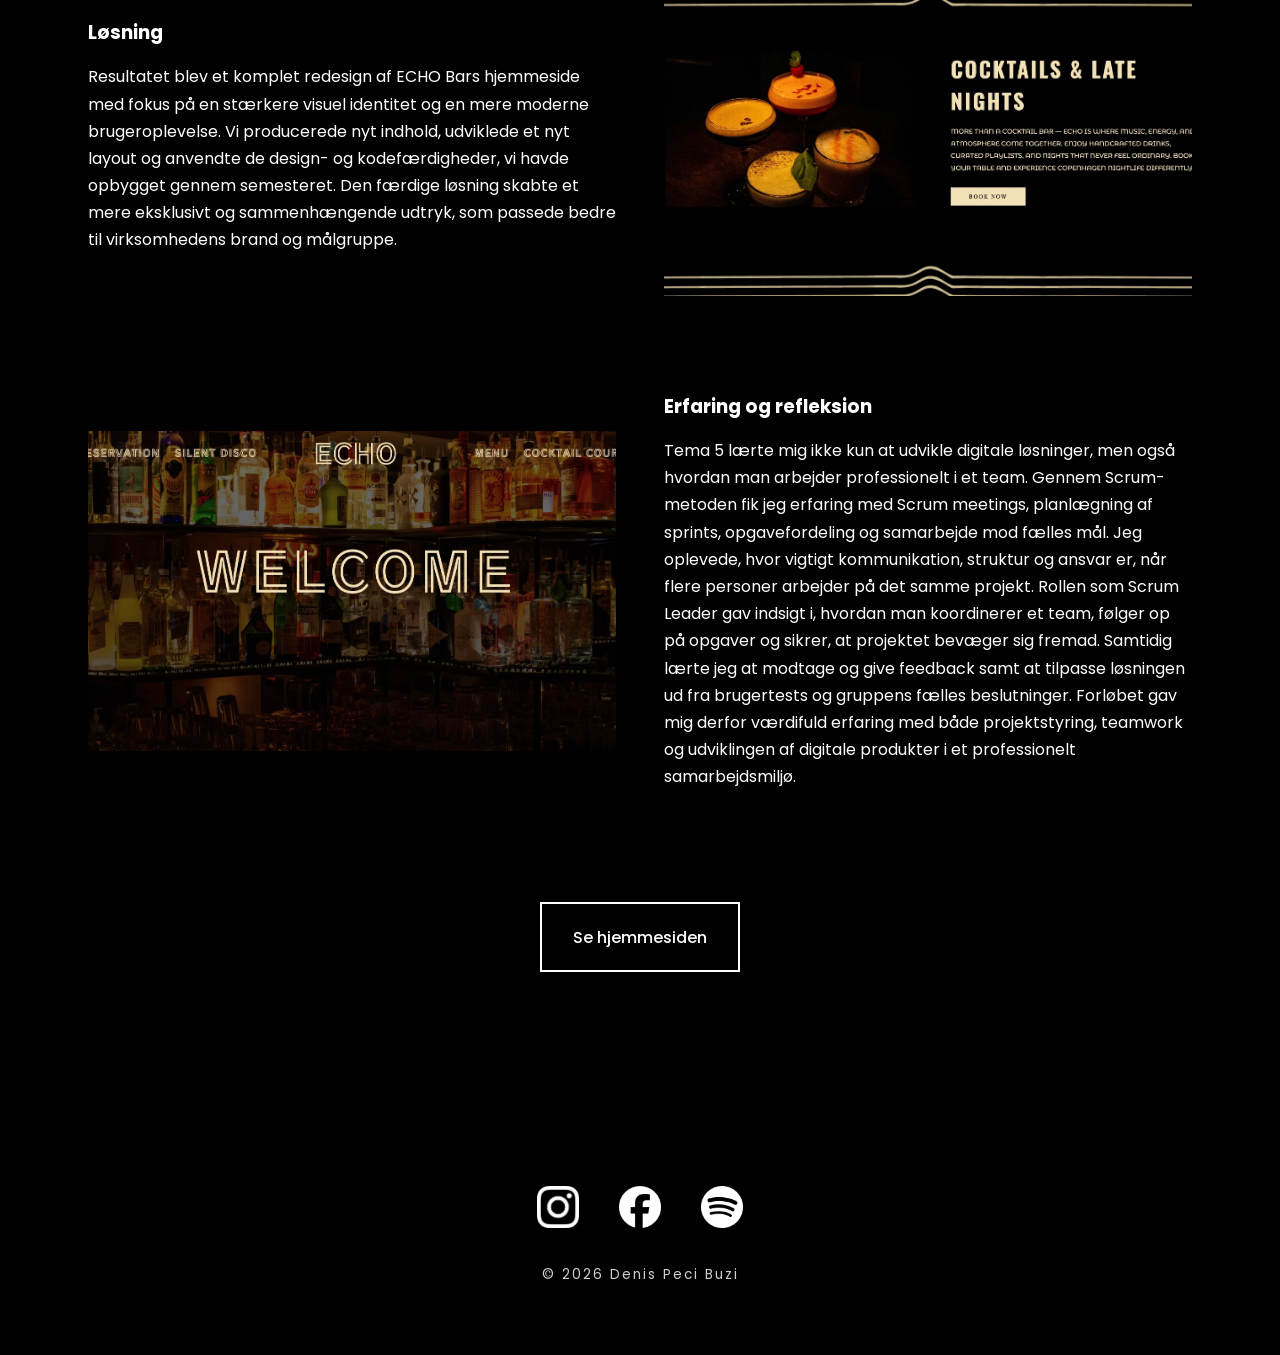
<file: t5.html>
<!DOCTYPE html>
<html lang="da">

<head>
    <meta charset="UTF-8">
    <meta name="viewport" content="width=device-width, initial-scale=1.0">
    <title>Tema 5</title>

    <!-- Samme CSS som før -->
    <link rel="stylesheet" href="headerfooter.css">
    <link rel="stylesheet" href="style.css">
    <link rel="stylesheet" href="temalayout.css">

    <!-- fonts -->
    <link href="https://fonts.googleapis.com/css2?family=Archivo+Black&display=swap" rel="stylesheet">
    <link
        href="https://fonts.googleapis.com/css2?family=Poppins:ital,wght@0,100;0,200;0,300;0,400;0,500;0,600;0,700;0,800;0,900;1,100;1,200;1,300;1,400;1,500;1,600;1,700;1,800;1,900&display=swap"
        rel="stylesheet">
    <link href="https://fonts.googleapis.com/css2?family=Train+One&display=swap" rel="stylesheet">


</head>

<body>

    <!-- HEADER -->
    <header>
        <a href="index.html" class="logo-link">
            <img src="portfoliologo.svg" alt="Denis logo" class="logo">
        </a>

        <div class="burger-icon" id="burgerBtn">
            ☰
        </div>

    </header>


    <!-- ======================
                 BURGER MENU
            ======================= -->

    <nav class="burger-menu" id="burgerMenu">

        <!-- Luk knap -->
        <div class="close-btn" id="closeBtn">
            ✕
        </div>

        <!-- Menu links -->
        <ul>

            <li><a href="ommig.html">Om mig</a></li>
            <li><a href="kontakt.html">Kontakt</a></li>
            <li><a href="t2.html">TEMA 2</a></li>
            <li><a href="t3.html">TEMA 3</a></li>
            <li><a href="t4.html">TEMA 4</a></li>
            <li><a href="t5.html">TEMA 5</a></li>

        </ul>

    </nav>

    <!-- ===== MAIN CONTENT ===== -->


    <main>

        <h2 class="page-title">Grundlæggende indhold</h2>
        <!-- ======================
                 PROJEKT 1
            ======================= -->

        <section class="tema_grid_1-1">

            <!-- Billede -->
            <img src="imgs/t5b1.webp" alt="Projekt 1" class="tema-image">

            <!-- Tekst -->
            <div class="project-text">

                <h3>Temaet</h3>

                <p>
                    I Tema 5 arbejdede jeg med indholdsproduktion, videoredigering og redesign af en virksomheds
                    hjemmeside. Forløbet
                    byggede videre på de tidligere temaer og kombinerede design, brugeroplevelse, frontend-udvikling og
                    samarbejde i et
                    større gruppeprojekt.
                </p>

            </div>

        </section>


        <!-- ======================
                 PROJEKT 2
            ======================= -->

        <section class="temareverse_grid_1-1">

            <img src="imgs/t5b-echoorgin.webp" alt="Projekt 2" class="tema-image">

            <div class="project-text">

                <h3>Formålet</h3>

                <p>
                    Formålet med forløbet var at lære at producere digitalt indhold og anvende det i en professionel
                    redesignproces.
                    Derudover arbejdede vi med brugerforståelse, testmetoder og samarbejdsprocesser, som gav indsigt i,
                    hvordan digitale
                    løsninger udvikles i teams.
                </p>

            </div>

        </section>


        <!-- ======================
                 PROJEKT 3
            ======================= -->

        <section class="tema_grid_1-1">

            <img src="imgs/t5-reservation.webp" alt="Projekt 3" class="tema-image">

            <div class="project-text">

                <h3>Process</h3>

                <p>
                    I den første del af temaet lærte jeg at arbejde med Adobe Premiere Pro og Photoshop, hvor jeg
                    producerede og redigerede
                    en kort film med et tydeligt budskab. Herefter indgik jeg i en gruppe på fire studerende, hvor vi
                    redesignede ECHO Bars
                    hjemmeside. Vi arbejdede efter Scrum-metoden med faste møder, rollefordeling og planlægning af
                    opgaver. Undervejs
                    udviklede vi moodboards, styletiles, wireframes og prototyper samt gennemførte blandt andet
                    10-sekunders tests,
                    heuristiske tests og Lighthouse-tests for at evaluere og forbedre brugeroplevelsen.
                </p>

            </div>

        </section>
        <section class="temareverse_grid_1-1">

            <img src="imgs/t5-booknow.webp" alt="Projekt 2" class="tema-image">

            <div class="project-text">

                <h3>Løsning</h3>

                <p>
                    Resultatet blev et komplet redesign af ECHO Bars hjemmeside med fokus på en stærkere visuel
                    identitet og en mere moderne
                    brugeroplevelse. Vi producerede nyt indhold, udviklede et nyt layout og anvendte de design- og
                    kodefærdigheder, vi havde
                    opbygget gennem semesteret. Den færdige løsning skabte et mere eksklusivt og sammenhængende udtryk,
                    som passede bedre
                    til virksomhedens brand og målgruppe.
                </p>

            </div>

        </section>
        <section class="tema_grid_1-1">

            <!-- Billede -->
            <img src="imgs/t5-echoforside.webp" alt="Projekt 1" class="tema-image">

            <!-- Tekst -->
            <div class="project-text">

                <h3>Erfaring og refleksion</h3>

                <p>
                    Tema 5 lærte mig ikke kun at udvikle digitale løsninger, men også hvordan man arbejder professionelt
                    i et team. Gennem
                    Scrum-metoden fik jeg erfaring med Scrum meetings, planlægning af sprints, opgavefordeling og
                    samarbejde mod fælles mål.
                    Jeg oplevede, hvor vigtigt kommunikation, struktur og ansvar er, når flere personer arbejder på det
                    samme projekt.
                    Rollen som Scrum Leader gav indsigt i, hvordan man koordinerer et team, følger op på opgaver og
                    sikrer, at projektet
                    bevæger sig fremad. Samtidig lærte jeg at modtage og give feedback samt at tilpasse løsningen ud fra
                    brugertests og
                    gruppens fælles beslutninger. Forløbet gav mig derfor værdifuld erfaring med både projektstyring,
                    teamwork og
                    udviklingen af digitale produkter i et professionelt samarbejdsmiljø.
                </p>

            </div>

        </section>
        <section class="tema-knap">
            <a href="https://denz019.github.io/echobarsite/index.html" target="_blank" class="projekt-knap">
                Se hjemmesiden
            </a>
        </section>
    </main>

    <!-- FOOTER -->

    <footer>

        <div class="footer-socials">

            <a href="#">
                <img src="favikoner/igfav.webp" alt="">
            </a>

            <a href="#">
                <img src="favikoner/fbookfav.webp" alt="">
            </a>

            <a href="#">
                <img src="favikoner/spotifyfav.webp" alt="">
            </a>

        </div>

        <p class="footer-copy">

            © 2026 Denis Peci Buzi

        </p>

    </footer>
    <script src="script.js"></script>
</body>

</html>
</file>
<file: headerfooter.css>
/* ===================================
   HEADER
   MOBILE FIRST
=================================== */

/*
    Top bar
*/
.logo {
  display: block;
  margin: 0 auto;
  width: 120px;
  height: auto;
}

header {
  background-color: #000000;
  text-align: center;
  padding: 20px;

  /*
      Så burger kan placeres korrekt
  */

  position: relative;
}

/*
    Logo / navn
*/

header h1 {
  color: white;

  font-family: "Archivo Black";

  font-size: 1.8rem;

  letter-spacing: 1px;

  margin: 0;
}

/* ===================================
   BURGER ICON
=================================== */

/*
    Hamburger icon
*/

.burger-icon {
  position: absolute;

  left: 20px;
  top: 18px;

  font-size: 2rem;

  color: white;

  cursor: pointer;
}

/* ===================================
   BURGER MENU
=================================== */

/*
    Menu skjult fra start
*/

.burger-menu {
  position: fixed;

  top: 0;
  left: -100%;

  width: 100%;
  height: 100vh;

  background-color: rgba(0, 0, 0, 0.95);

  display: grid;
  place-items: center;

  transition: 0.4s;

  z-index: 999;
}

/*
    JS active class
*/

.burger-menu.active {
  left: 0;
}

/* ===================================
   MENU LINKS
=================================== */

.burger-menu ul {
  list-style: none;

  text-align: center;
}

.burger-menu li {
  margin: 35px 0;
}

.burger-menu a {
  text-decoration: none;

  color: white;

  font-family: "Poppins", sans-serif;

  font-size: 2rem;

  font-weight: 600;

  transition: 0.3s;
}

/*
    Hover
*/

.burger-menu a:hover {
  color: #b71c2b;
}

/* ===================================
   CLOSE BUTTON
=================================== */

.close-btn {
  position: absolute;

  top: 25px;
  left: 25px;

  color: white;

  font-size: 2rem;

  cursor: pointer;
}

/* ===================================
   FOOTER
   MOBILE FIRST
=================================== */

footer {
  background-color: black;

  color: white;

  text-align: center;

  padding: 50px 20px;
}

/* ===================================
   SOCIAL ICONS
=================================== */

.footer-socials {
  display: grid;

  grid-auto-flow: column;

  justify-content: center;

  gap: 25px;

  margin-bottom: 30px;
}

/*
    SVG icons
*/

.footer-socials img {
  width: 35px;
  height: 35px;

  transition: 0.3s;
}

/*
    Hover effect
*/

.footer-socials img:hover {
  transform: scale(1.1);

  opacity: 0.8;
  color: #b71c2b;
}

/* ===================================
   FOOTER LINKS
=================================== */
/* ===================================
   COPYRIGHT
=================================== */

.footer-copy {
  font-size: 0.85rem;

  letter-spacing: 2px;

  color: #d0d0d0;
}

/* ===================================
   DESKTOP
=================================== */

@media (min-width: 768px) {
  /*
      Header større
  */
  .logo {
    width: 150px;
  }

  header {
    padding: 30px;
  }

  /*
      Logo større
  */

  header h1 {
    font-size: 3.5rem;

    letter-spacing: 1.5px;
  }

  /*
      Burger større
  */

  .burger-icon {
    font-size: 2.5rem;

    left: 35px;
    top: 28px;
  }

  /*
      Menu links større
  */

  .burger-menu a {
    font-size: 3rem;
  }

  /*
      Footer større
  */

  footer {
    padding: 70px 30px;
  }

  /*
      Socials mere luft
  */

  .footer-socials {
    gap: 40px;
  }

  .footer-socials img {
    width: 42px;
    height: 42px;
  }

  /*
      Footer links på linje
  */

  .footer-links {
    grid-auto-flow: column;

    justify-content: center;

    gap: 30px;
  }
}
</file>
<file: style.css>
/* ===================================
   RESET
=================================== */

/*
    Fjerner browserens standard spacing
*/

* {
  margin: 0;
  padding: 0;
  box-sizing: border-box;
}

/* ===================================
   BODY
=================================== */

body {
  font-family: "Poppins", sans-serif;
  background-color: #000000;
  color: #ffffff;
}

/* ===================================
   TEKST STYLING
=================================== */

/* Om mig */

.about-section h2 {
  font-size: 2rem;
  font-weight: normal;
}

/* Navn */

.about-text h3 {
  font-size: 2rem;
}

/* Brødtekst */

.about-text p {
  font-size: 1.3rem;
  line-height: 1.6;
}

/* ===================================
   PROFIL BILLEDE
=================================== */

/*
    Den grå wireframe-boks
    bliver her til et rigtigt billede
*/

.profile-image {
  width: 100%;
  max-width: 500px;
  height: 250px;

  object-fit: cover;

  border: 3px solid #555;
  border-radius: 5px;

  display: block;
}
</file>
<file: indexlayout.css>
/* ===================================
   LANDING PAGE
   MOBILE FIRST
=================================== */

.forside {
  display: grid;

  justify-items: center;
  align-content: center;

  min-height: 80vh;

  padding: 2rem;

  background-color: black;

  text-align: center;
}

/* ===================================
   PORTFOLIO
=================================== */

.portfolio-title {
  font-family: "Archivo Black", sans-serif;

  color: #b71c2b;

  font-size: 3.5rem;

  line-height: 1;

  margin-bottom: 1rem;
}

/* ===================================
   NAVN
=================================== */

.name-title {
  font-family: "Archivo Black", sans-serif;

  color: white;

  font-size: 2.5rem;

  line-height: 1;

  margin-bottom: 1rem;
}

/* ===================================
   SEMESTER
=================================== */

.semester-title {
  font-family: "Archivo Black", sans-serif;

  color: white;

  font-size: 3rem;

  line-height: 1;
}

/* ===================================
   KONTAKT KNAP
=================================== */

.contact-button {
  display: grid;
  place-items: center;

  width: 200px;
  height: 70px;

  margin: 1rem;

  border: 2px solid white;

  color: white;

  text-decoration: none;

  font-family: "Poppins", sans-serif;

  font-size: 1rem;

  font-weight: 500;

  background-color: transparent;

  transition: 0.3s;
}

/*
    Hover effekt
*/

.contact-button:hover {
  background-color: white;

  color: black;
}
/* ===================================
   SHOWCASE GRID
   MOBILE FIRST
=================================== */

.showcase-grid_1-1 {
  display: grid;

  gap: 2rem;

  padding: 2rem;
}

/* ===================================
   CARD
=================================== */

.show-card {
  display: grid;

  position: relative;

  text-decoration: none;

  overflow: hidden;

  border: 2px solid white;

  transition: transform 0.3s ease;
}

.show-card:hover {
  transform: scale(1.03);
}
/* ===================================
   BILLEDE
=================================== */

.show-card img {
  width: 100%;

  height: 300px;

  object-fit: cover;

  display: block;
}

/* ===================================
   OVERLAY
=================================== */

.card-text {
  position: absolute;

  inset: 0;

  display: grid;

  place-items: center;

  background-color: rgba(0, 0, 0, 0.35);
}

/* ===================================
   TEKST
=================================== */

.card-text h2 {
  color: white;

  font-family: "Archivo Black", sans-serif;

  font-size: 2rem;

  letter-spacing: 2px;
}

/* ===================================
   DESKTOP
=================================== */

@media (min-width: 768px) {
  .portfolio-title {
    font-size: 8rem;
  }

  .name-title {
    font-size: 8rem;
  }

  .semester-title {
    font-size: 8rem;
  }

  .contact-button {
    width: 280px;

    height: 80px;

    font-size: 1.5rem;

    margin: 1rem;
  }

  .showcase-grid_1-1 {
    grid-template-columns: repeat(2, 1fr);

    gap: 3rem;

    padding: 4rem;
  }

  .show-card img {
    height: 450px;
  }

  .card-text h2 {
    font-size: 3rem;
  }
}
</file>
<file: ommiglayout.css>
/* ===================================
   MOBILE FIRST LAYOUT
=================================== */
.profile-image {
  width: 100%;

  max-width: 700px;

  height: 450px;

  object-fit: cover;

  display: block;

  margin: 0 auto 4rem auto;

  border-radius: 4px;
}
/* ===================================
   ABOUT TEXT
=================================== */
.ommig_grid_1-1 {
  display: grid;

  padding: 2rem 1.5rem;
}
.ommig-text {
  display: grid;

  max-width: 900px;

  margin: 0 auto;

  color: white;
}

/* ===================================
   NAVN
=================================== */

.ommig-text h3 {
  font-family: "Archivo Black", sans-serif;

  font-size: 2rem;

  text-transform: uppercase;

  margin-bottom: 1rem;

  color: #b71c2b;
}

/* ===================================
   UNDERTITEL
=================================== */

.ommig-text h4 {
  font-family: "Archivo Black", sans-serif;

  font-size: 1.2rem;

  text-transform: uppercase;

  margin-bottom: 2rem;
}

/* ===================================
   BRØDTEKST
=================================== */

.ommig-text p {
  font-family: "Poppins", sans-serif;

  font-size: 1rem;

  line-height: 1.4;

  margin-bottom: 2rem;
}

/* Footer afstand */

footer {
  margin-top: 50px;
}

/* ===================================
   DESKTOP GRID
=================================== */

@media (min-width: 768px) {
  .about-text {
    max-width: 850px;
  }

  .ommig-text h3 {
    font-size: 3.5rem;
  }

  .ommig-text h4 {
    font-size: 2rem;
  }

  .ommig-text p {
    font-size: 1.4rem;

    line-height: 1.3;
  }

  /*
        Større billede
    */

  .profile-image {
    max-width: 1000px;

    height: 600px;

    margin-bottom: 5rem;
  }

  /*
        Footer størrelse
    */

  footer {
    padding: 70px;
  }
}
</file>
<file: kontakt.css>
/* ===================================
   RESET
=================================== */

* {
  margin: 0;
  padding: 0;
  box-sizing: border-box;
}

/* ===================================
   BODY
=================================== */

body {
  background: #000;
  color: #fff;
  font-family: Arial, Helvetica, sans-serif;
}

/* ===================================
   KONTAKT SEKTION
=================================== */

.kontakt {
  padding: 4rem 1.5rem;
}

.container {
  max-width: 1200px;
  margin: 0 auto;
}

.kontakt h2 {
  font-size: 3rem;
  font-weight: 700;
  text-transform: uppercase;
  margin-bottom: 2rem;
  color: #b71c2b;
  font-family: "Archivo Black", sans-serif;
}

/* ===================================
   KONTAKT GRID
=================================== */

.kontakt_grid {
  display: grid;
  gap: 1.5rem;
}

/* ===================================
   GRID 1-1
=================================== */

.kontakt_grid_1-1 {
  display: grid;
  grid-template-columns: 1fr;
  gap: 1.5rem;
}

/* ===================================
   FORM FELTER
=================================== */

.form-group input,
.form-group textarea {
  width: 100%;
  background: transparent;
  border: 2px solid #fff;
  color: #fff;
  padding: 1.25rem;
  font-size: 1rem;
  outline: none;
}

.form-group input::placeholder,
.form-group textarea::placeholder {
  color: rgba(255, 255, 255, 0.7);
  text-transform: uppercase;
  letter-spacing: 1px;
}

.form-group textarea {
  resize: vertical;
  min-height: 220px;
}

/* ===================================
   FOCUS
=================================== */

.form-group input:focus,
.form-group textarea:focus {
  border-color: #d9d9d9;
}

/* ===================================
   KNAP
=================================== */

.btn {
  display: grid;
  place-items: center;

  width: 200px;
  height: 70px;

  margin-top: 1rem;

  border: 2px solid white;

  color: white;
  background: transparent;

  text-decoration: none;

  font-family: "Poppins", sans-serif;
  font-size: 1.5rem;
  font-weight: 500;

  transition: 0.3s;
}

.btn:hover {
  background: white;
  color: black;
}

/* ===================================
   DESKTOP
=================================== */

@media (min-width: 768px) {
  .kontakt {
    padding: 6rem 2rem;
  }

  .kontakt h2 {
    font-size: 5rem;
    margin-bottom: 3rem;
  }

  .kontakt_grid_1-1 {
    grid-template-columns: 1fr 1fr;
  }

  .form-group input,
  .form-group textarea {
    padding: 1.5rem;
    font-size: 1.1rem;
  }

  .btn {
    width: 280px;
    height: 80px;
    font-size: 1.5rem;
  }
}
</file>
<file: temalayout.css>
/* ===================================
   MOBILE FIRST LAYOUT
=================================== */

main {
  max-width: 1200px;
  margin: 0 auto;
  padding: 2rem;
}

/* ===================================
   SIDE TITEL
=================================== */

.page-title {
  margin-bottom: 3rem;
  color: #b71c2b;
  font-size: 1.8rem;
  font-family: "Archivo Black", sans-serif;
  text-align: center;
}

/* ===================================
   GRID 1-1
=================================== */

.tema_grid_1-1,
.temareverse_grid_1-1 {
  display: grid;
  grid-template-columns: 1fr;
  text-align: center;
  gap: 1.5rem;
  margin-bottom: 4rem;
}

/* ===================================
   BILLEDER
=================================== */

.tema-image {
  width: 100%;
  max-width: 450px;
  height: 250px;
  object-fit: cover;
  margin: 0 auto;
}

/* ===================================
   TEKST
=================================== */

.project-text h3 {
  margin-bottom: 1rem;
}

.project-text p {
  line-height: 1.7;
}
/* ===================================
   hjemmeside knap
=================================== */
.tema-knap {
  display: flex;
  justify-content: center;
  margin: 2rem 0;
}

.projekt-knap {
  display: grid;
  place-items: center;

  width: 200px;
  height: 70px;

  margin: 1rem;

  border: 2px solid white;

  color: white;

  text-decoration: none;

  font-family: "Poppins", sans-serif;

  font-size: 1rem;

  font-weight: 500;

  background-color: transparent;

  transition: 0.3s;
}

.projekt-knap:hover {
  background-color: white;

  color: black;
}

/* ===================================
   FOOTER
=================================== */

footer {
  margin-top: 3rem;
}

/* ===================================
   DESKTOP
=================================== */

@media (min-width: 768px) {
  main {
    padding: 3rem;
  }

  .page-title {
    font-size: 4rem;
    margin-bottom: 5rem;
  }

  .tema_grid_1-1,
  .temareverse_grid_1-1 {
    grid-template-columns: 1fr 1fr;
    align-items: center;
    gap: 3rem;
    margin-bottom: 6rem;
  }

  .temareverse_grid_1-1 .tema-image {
    grid-column: 2;
    grid-row: 1;
  }

  .temareverse_grid_1-1 .project-text {
    grid-column: 1;
    grid-row: 1;
  }

  .tema-image {
    max-width: 550px;
    height: 320px;
  }

  .project-text {
    text-align: left;
  }
}
</file>
